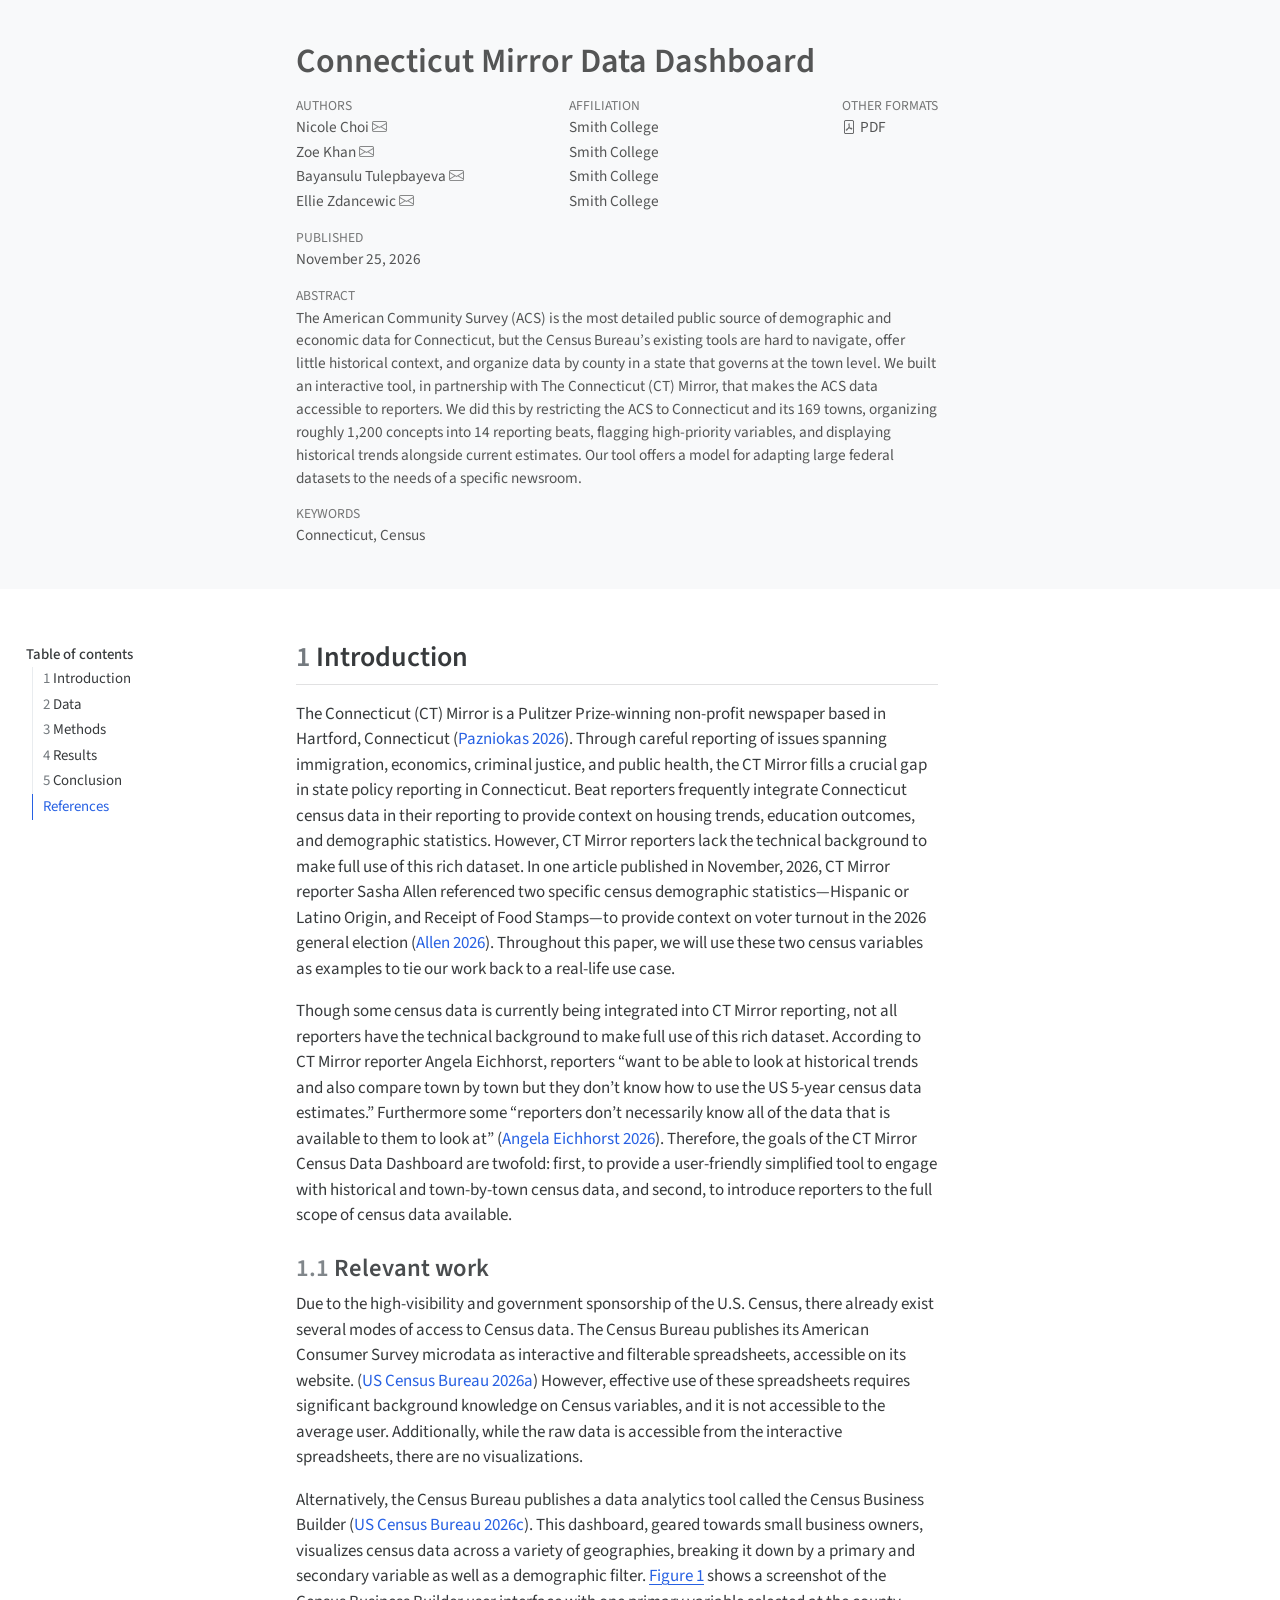
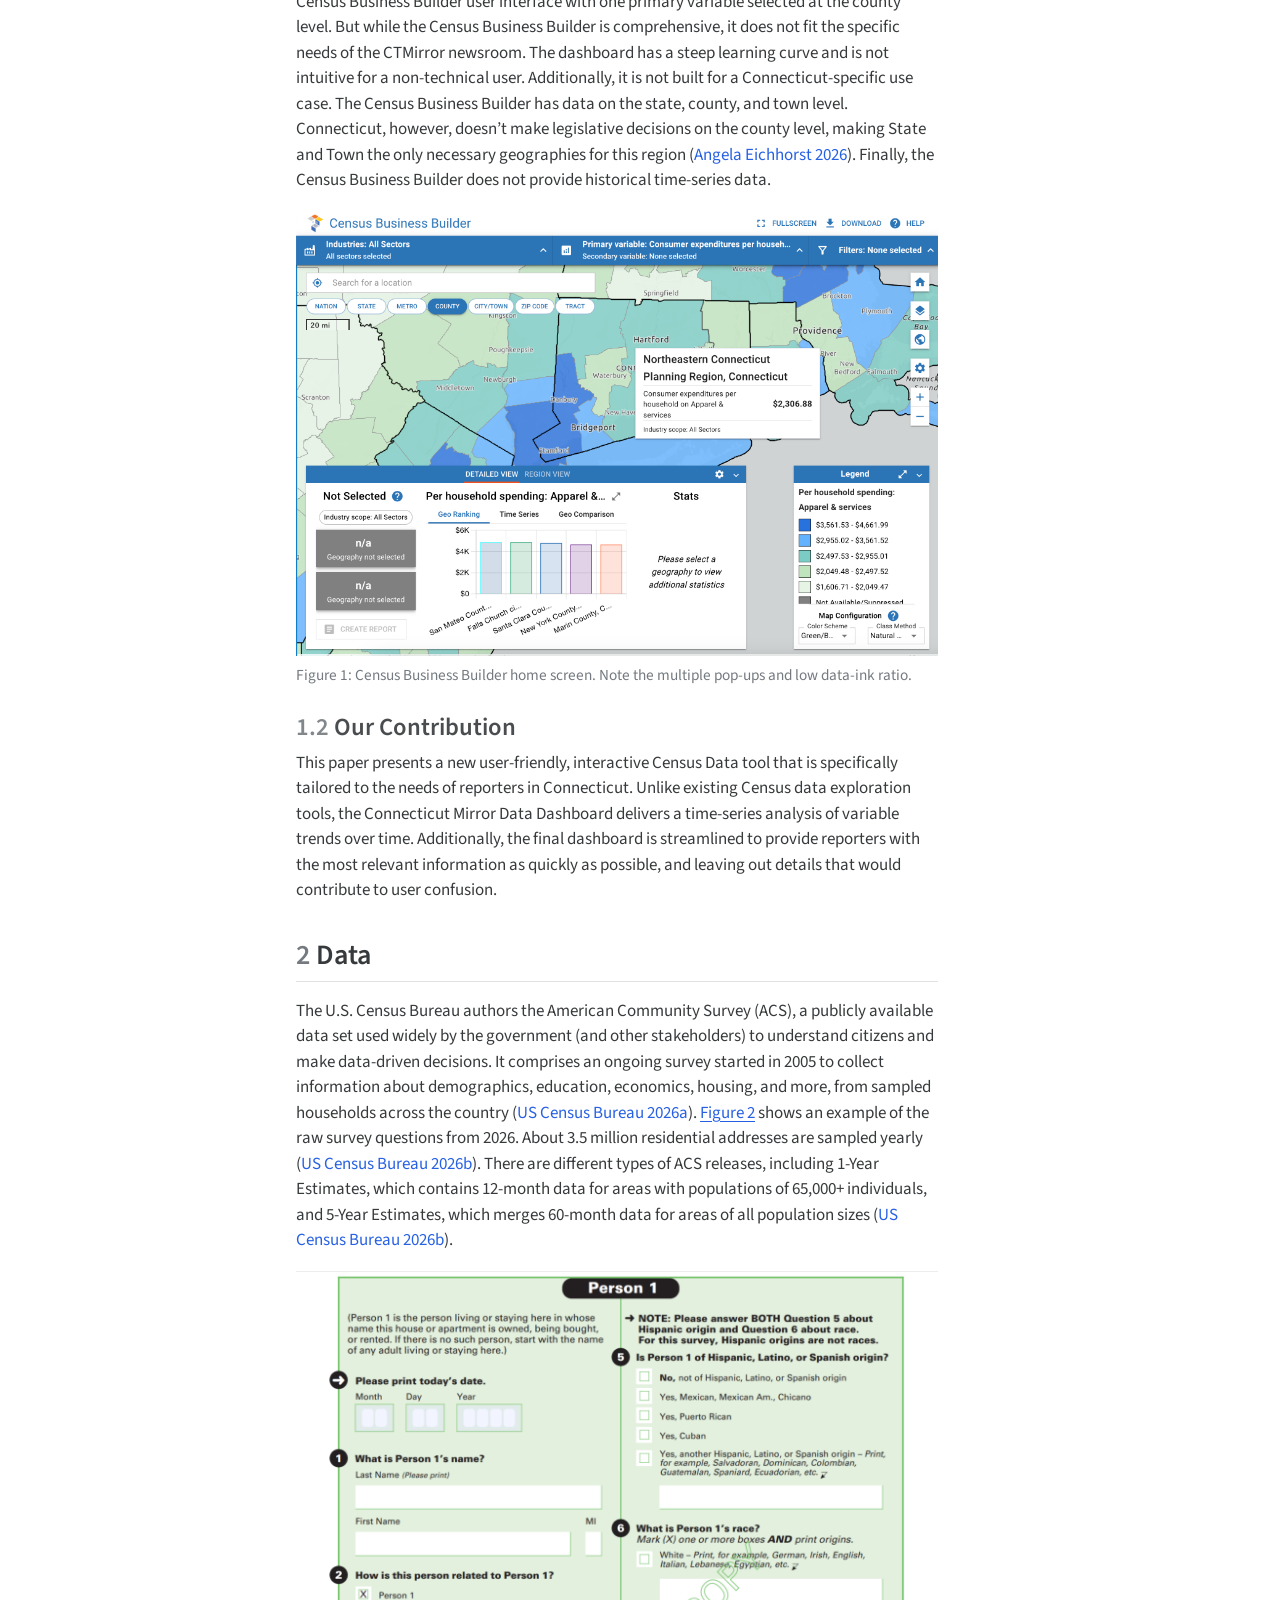
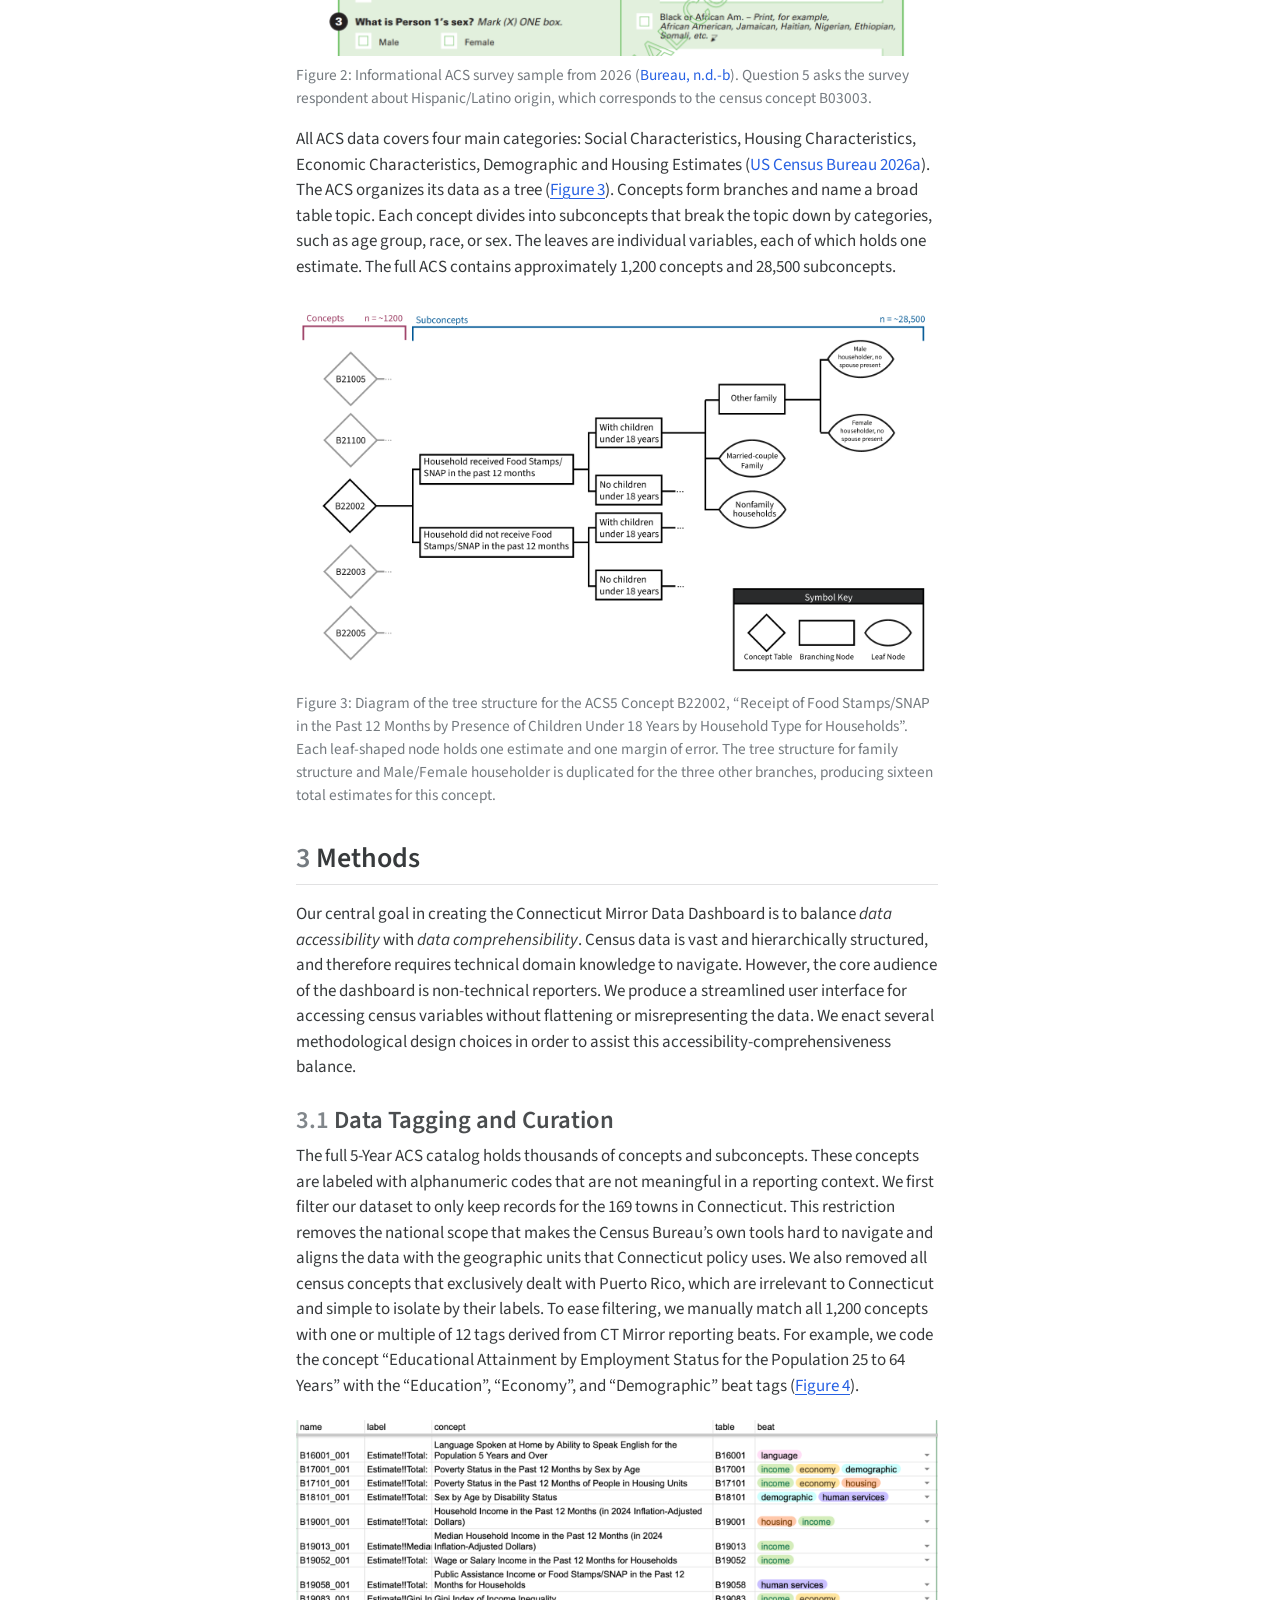
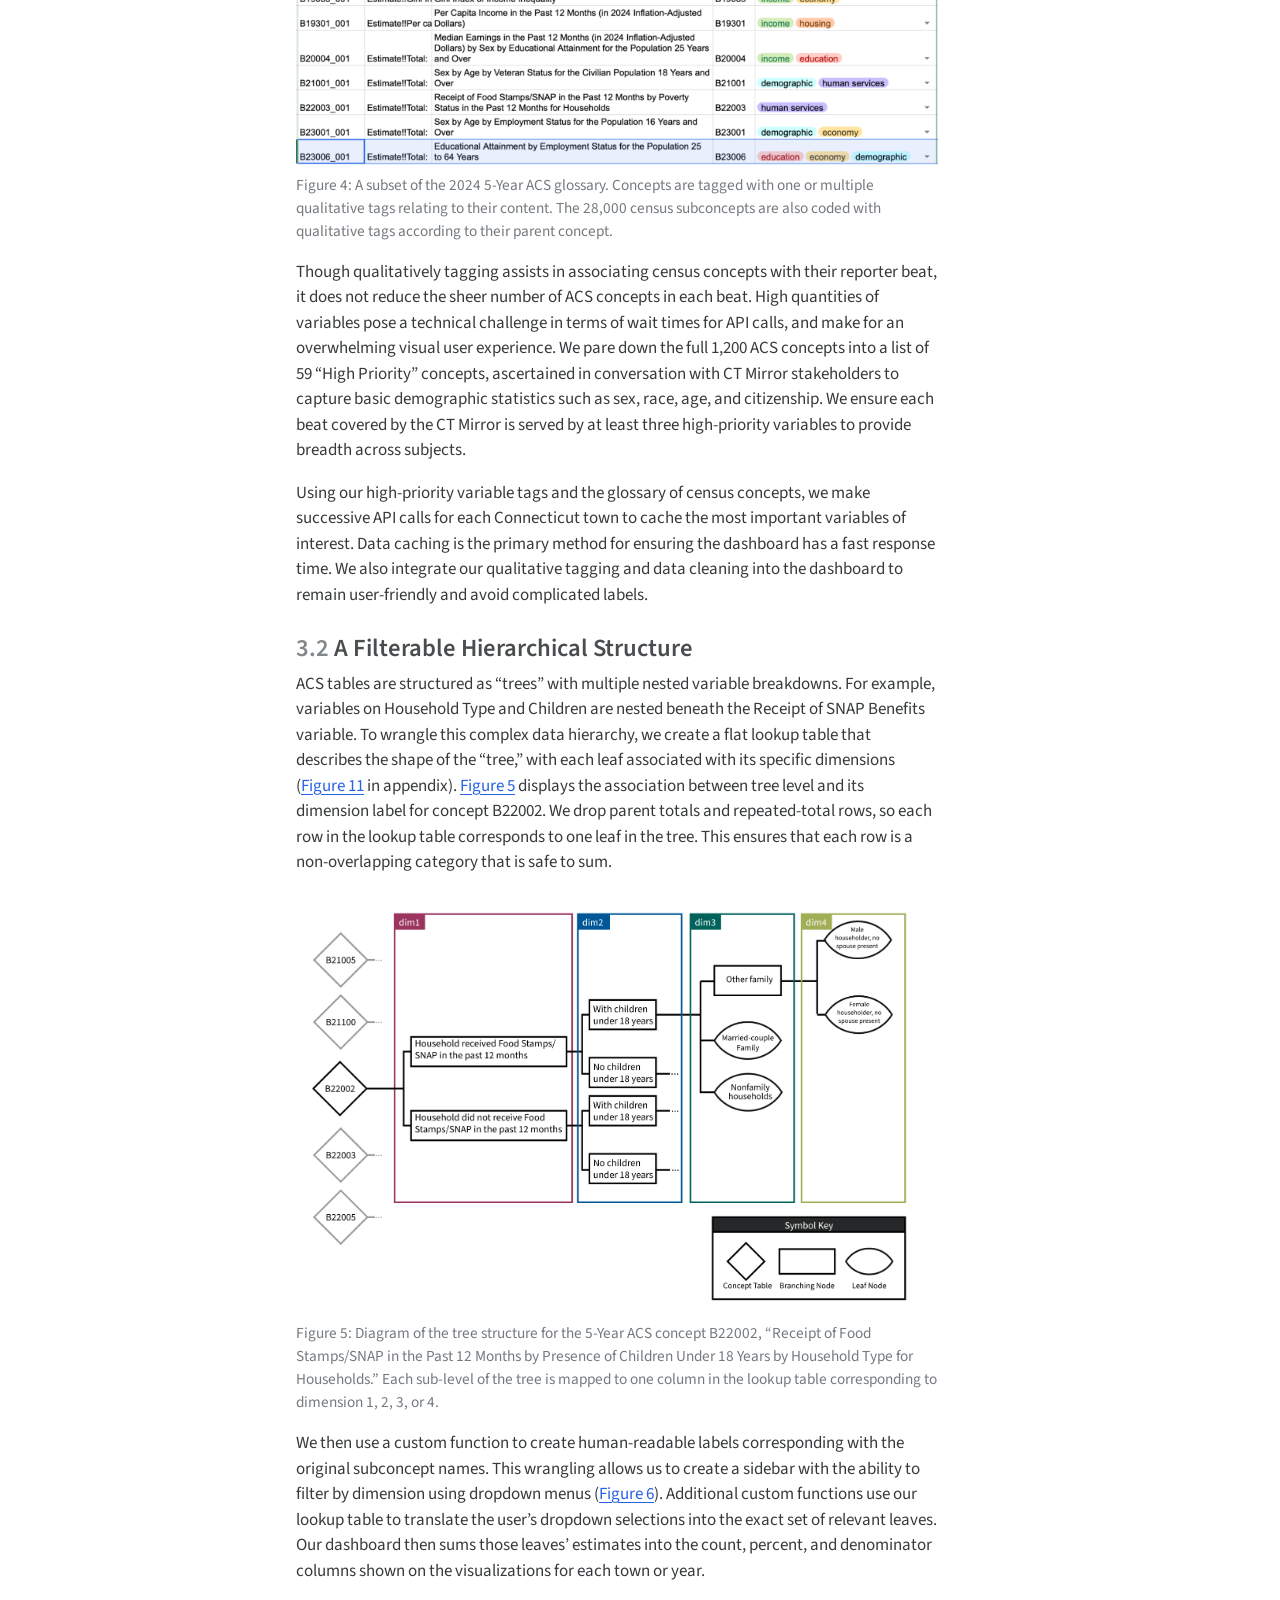
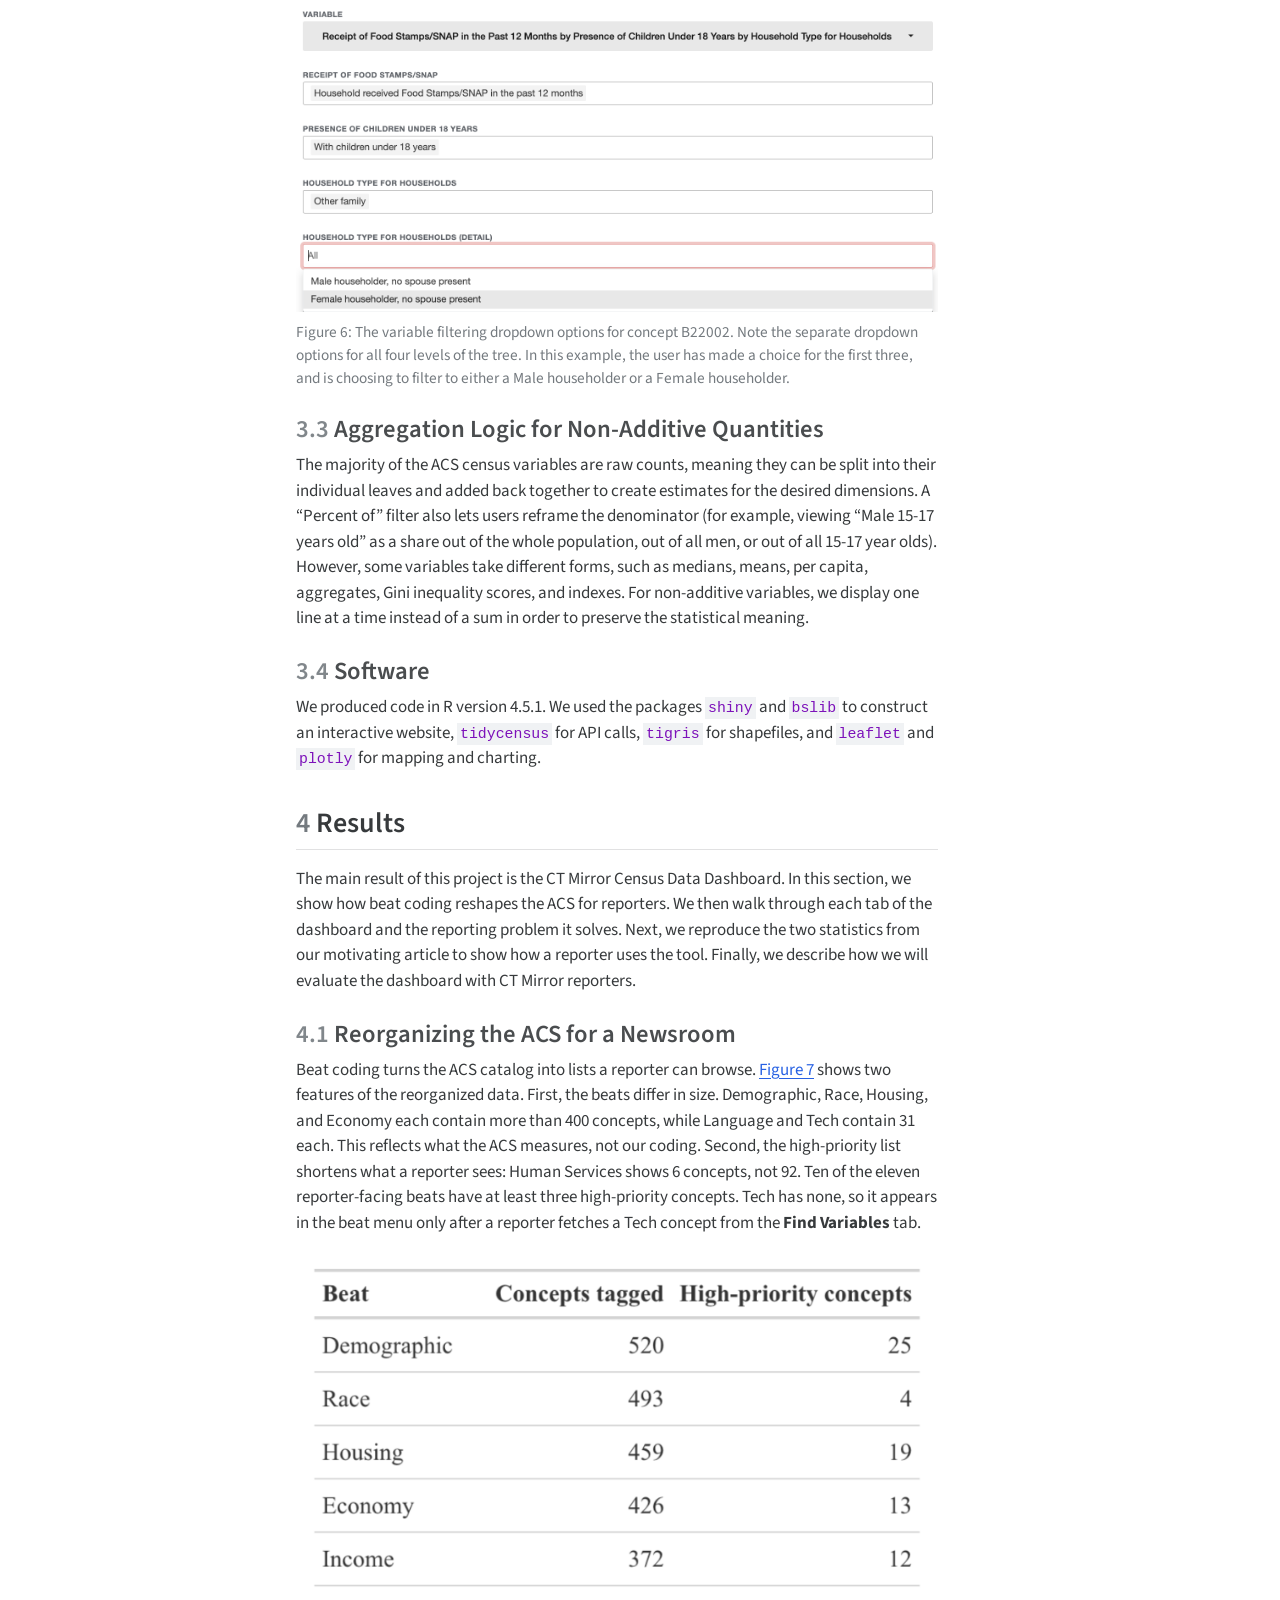
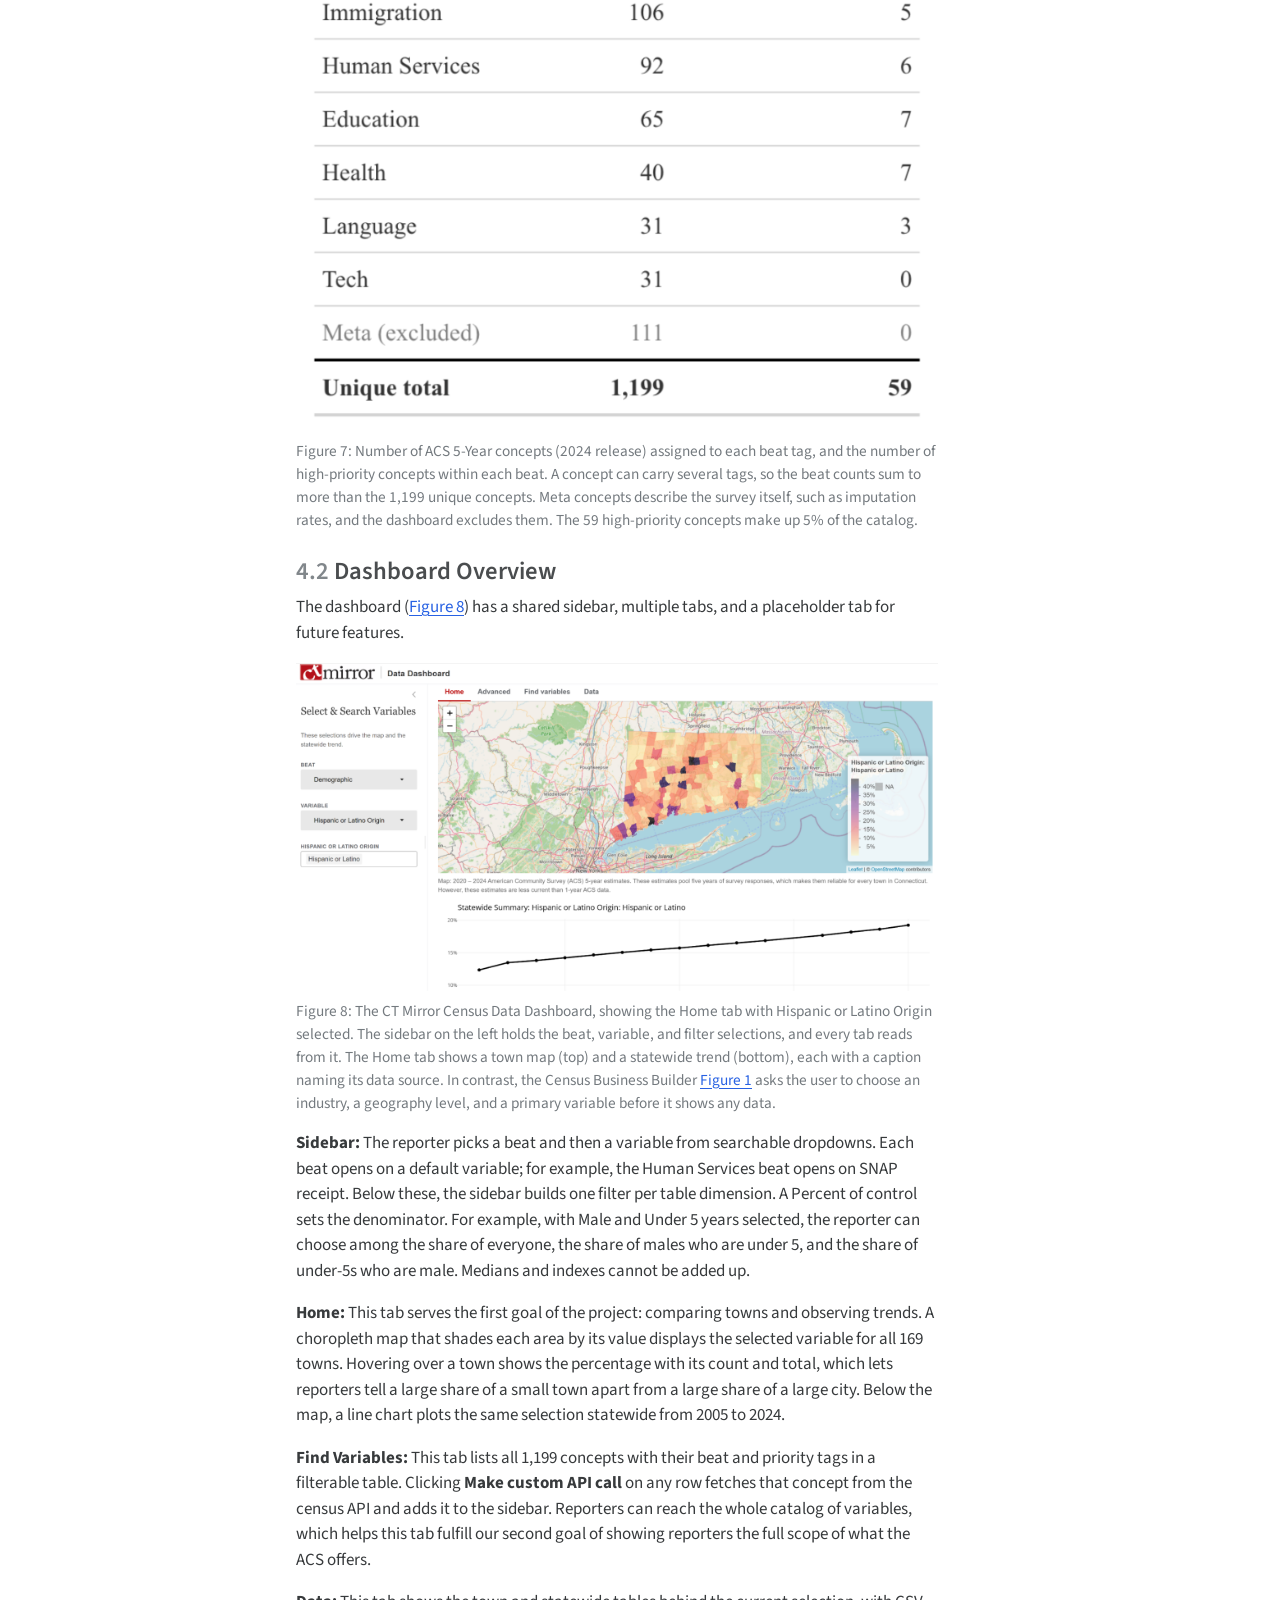
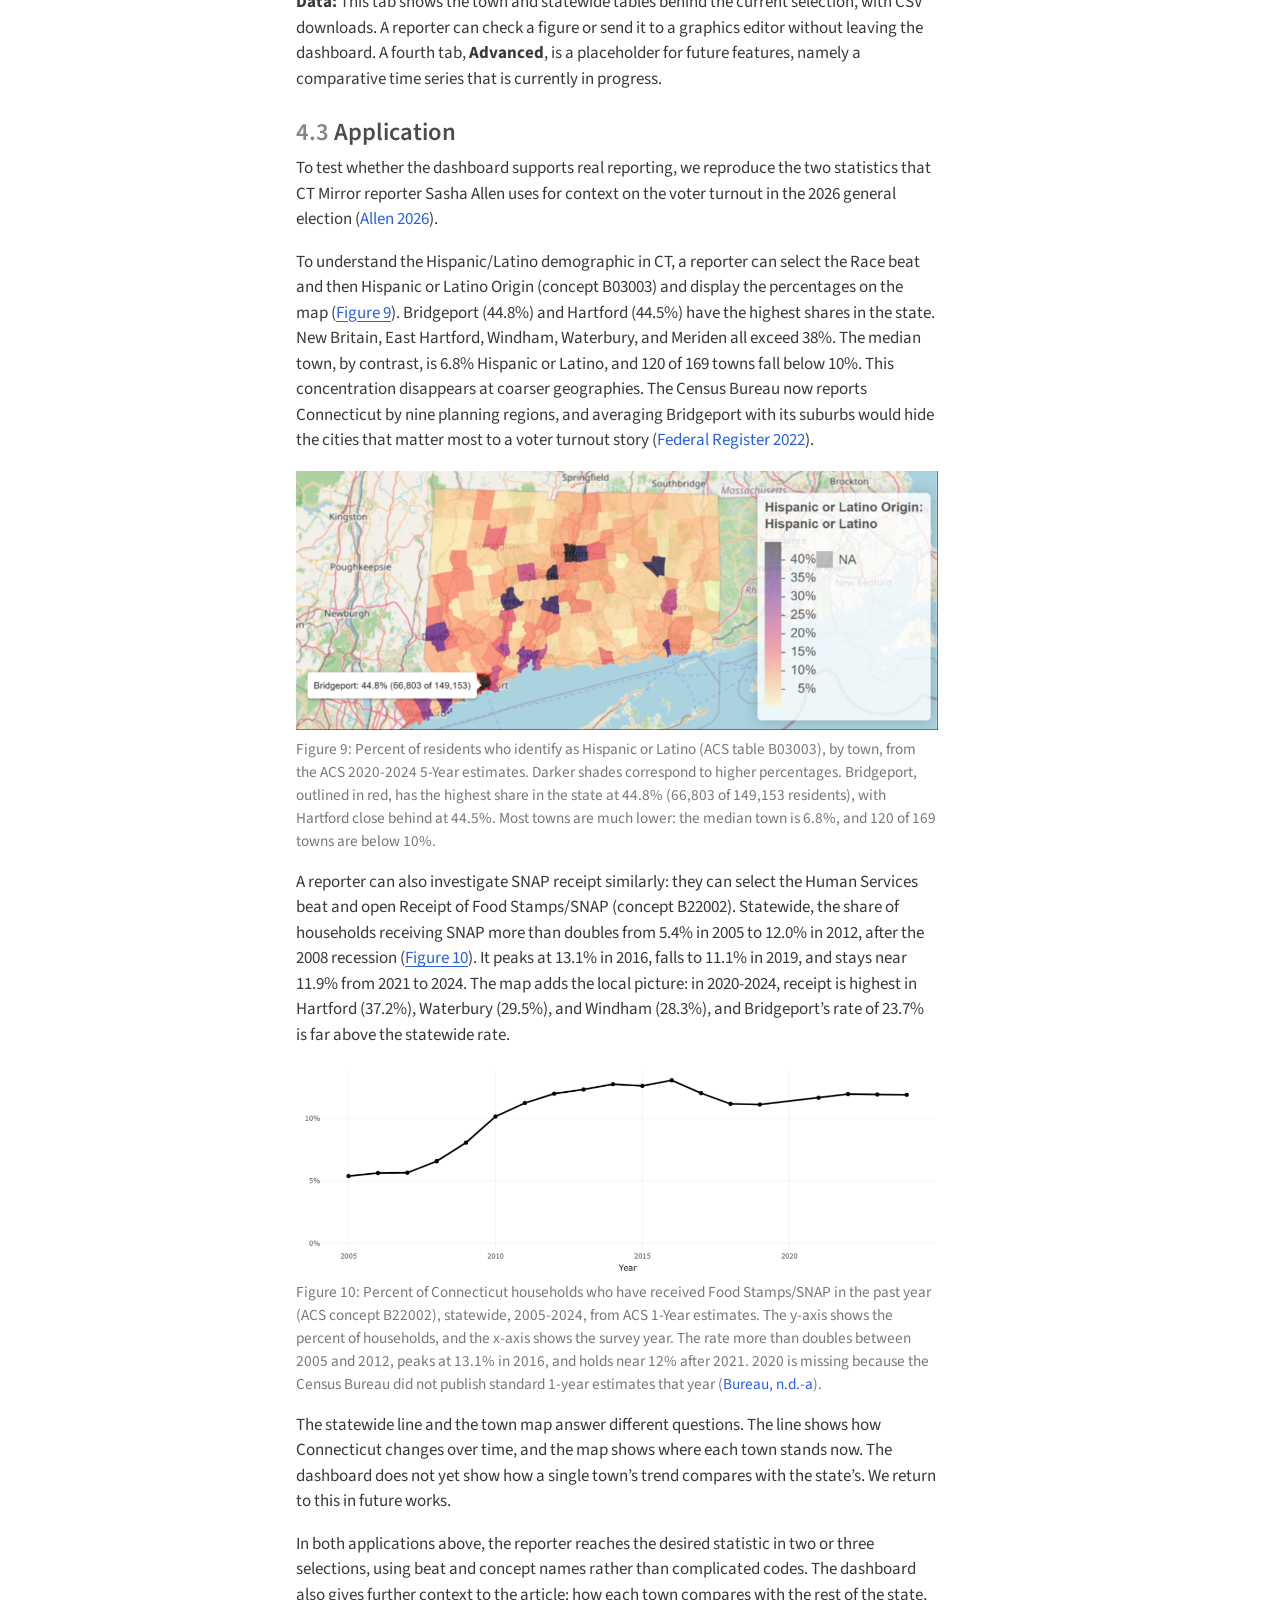
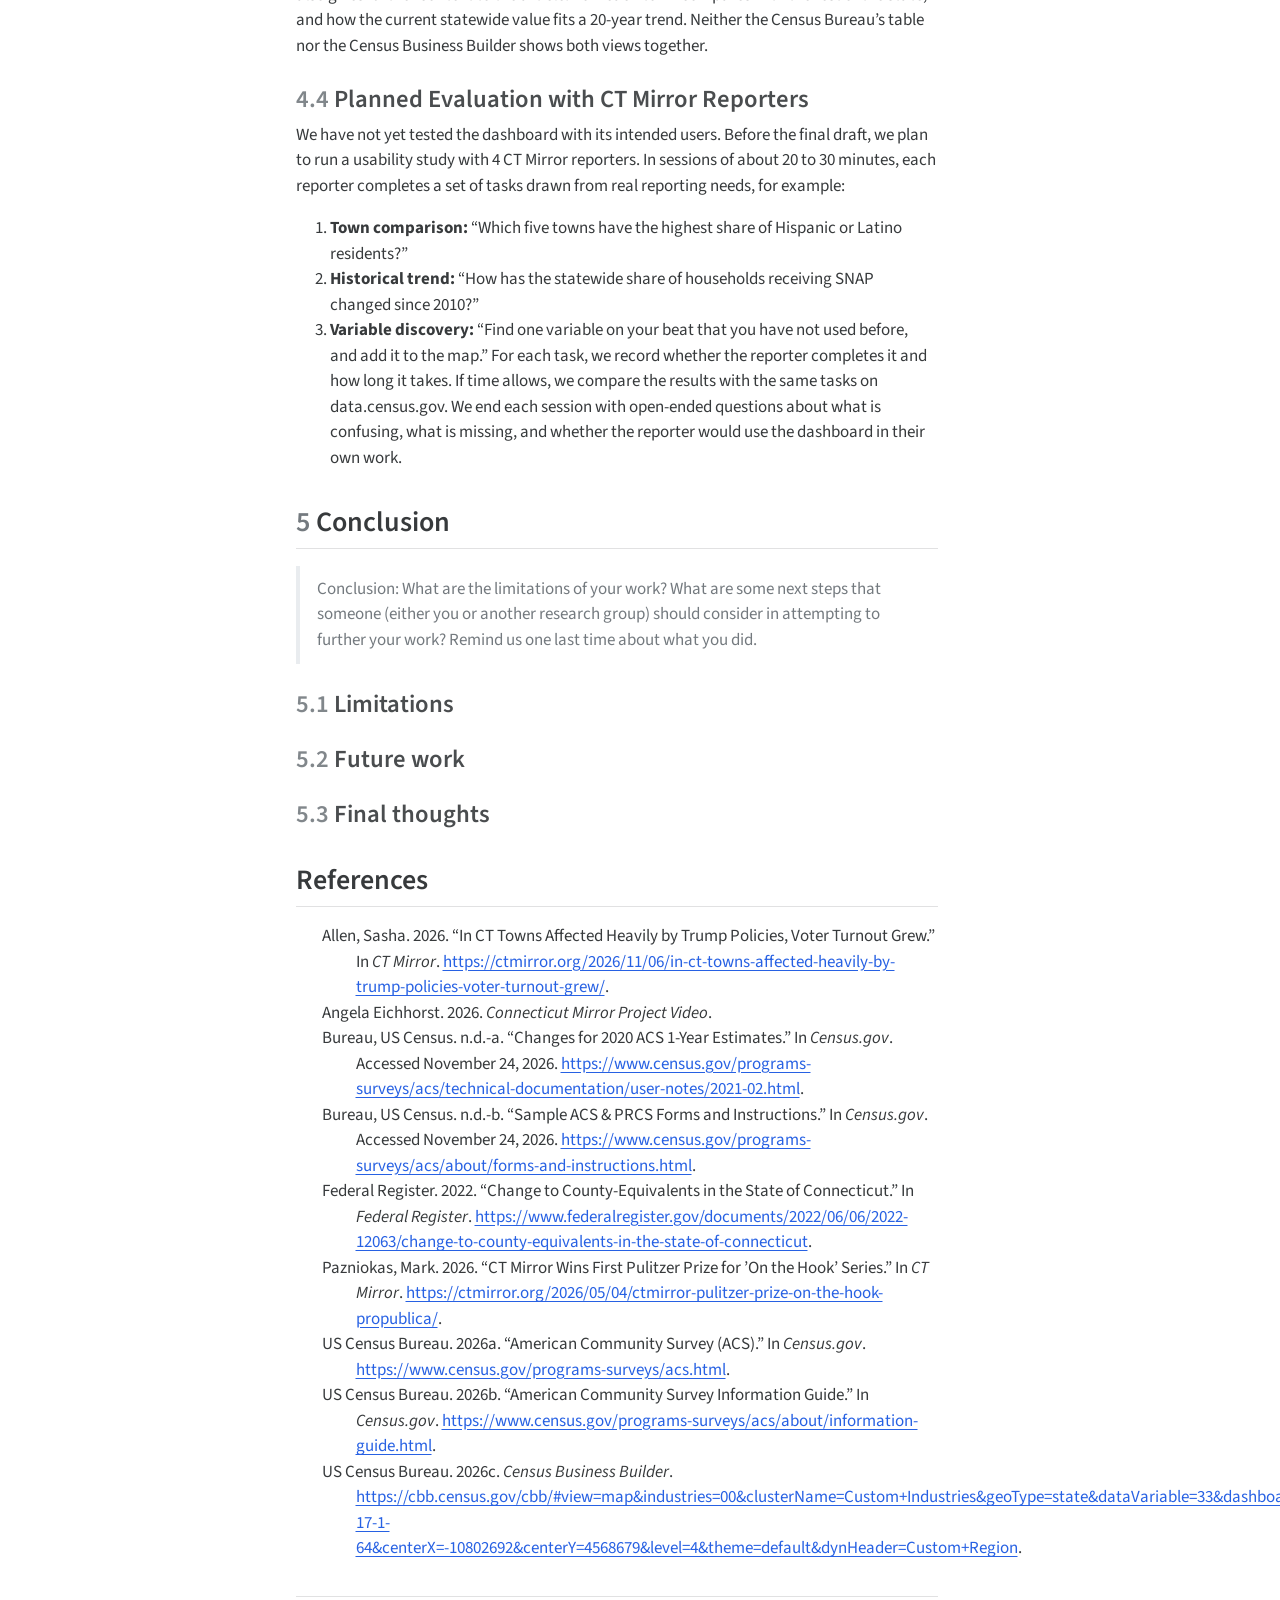
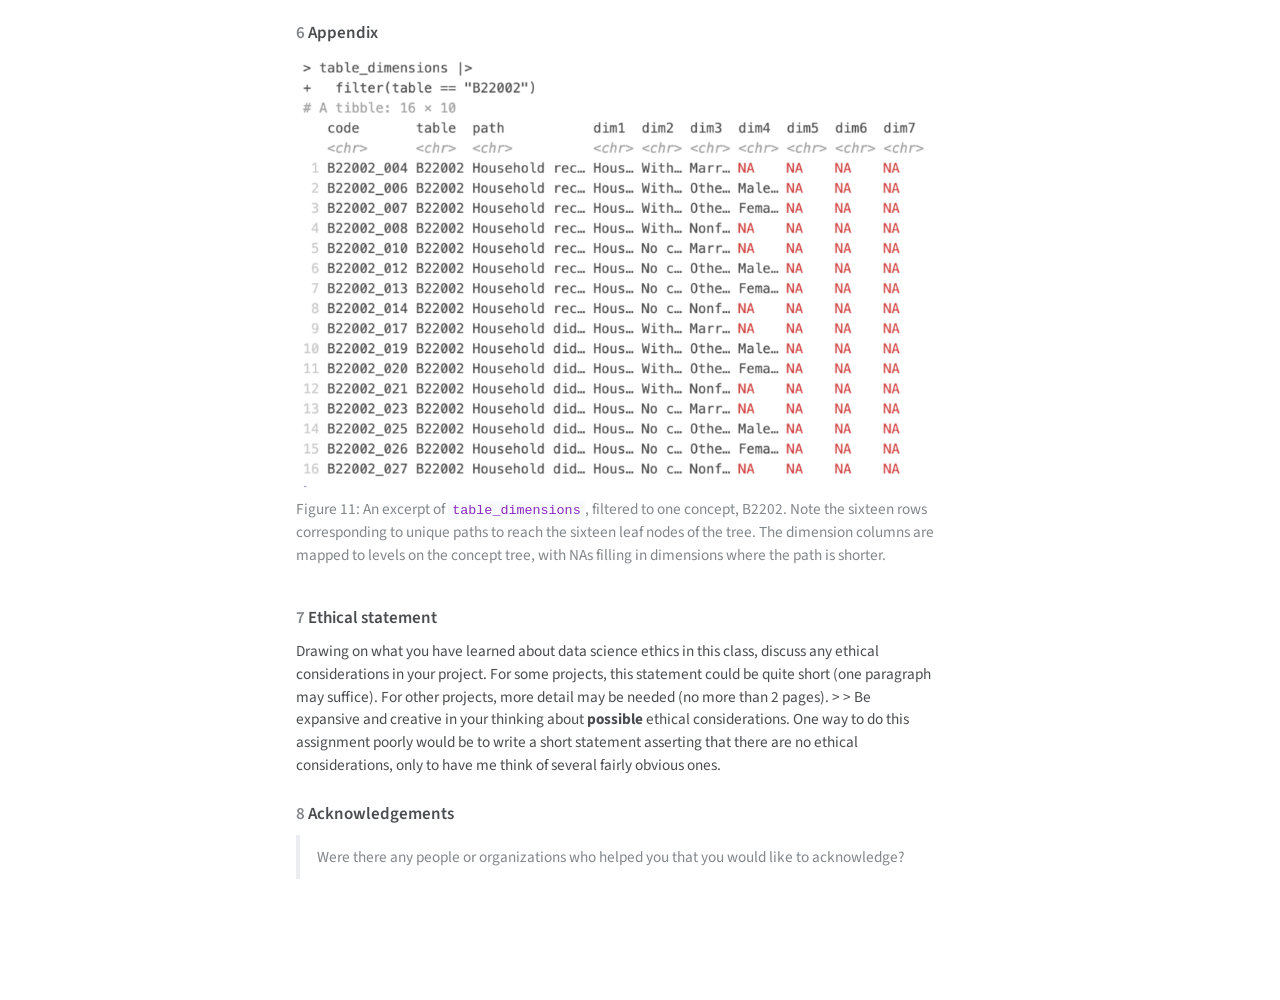
<file: index.html>
<!DOCTYPE html>
<html xmlns="http://www.w3.org/1999/xhtml" lang="en" xml:lang="en"><head>

<meta charset="utf-8">
<meta name="generator" content="quarto-1.12.3">

<meta name="viewport" content="width=device-width, initial-scale=1.0, user-scalable=yes">

<meta name="author" content="Nicole Choi">
<meta name="author" content="Zoe Khan">
<meta name="author" content="Bayansulu Tulepbayeva">
<meta name="author" content="Ellie Zdancewic">
<meta name="dcterms.date" content="2026-11-25">
<meta name="keywords" content="Connecticut, Census">

<title>Connecticut Mirror Data Dashboard</title>
<style>
/* Default styles provided by pandoc.
** See https://pandoc.org/MANUAL.html#variables-for-html for config info.
*/
span.smallcaps{font-variant: small-caps;}
div.columns{display: flex; gap: 1.5em;}
div.column{flex: auto;}
@media screen {
div.columns{gap: min(4vw, 1.5em);}
div.column{overflow-x: auto;}
}
div.hanging-indent{margin-left: 1.5em; text-indent: -1.5em;}
ul.task-list{list-style: none;}
ul.task-list li input[type="checkbox"] {
  width: 0.8em;
  margin: 0 0.8em 0.2em -1em; /* quarto-specific, see https://github.com/quarto-dev/quarto-cli/issues/4556 */ 
  vertical-align: middle;
}
/* CSS for citations */
div.csl-bib-body { }
div.csl-entry {
  clear: both;
}
.hanging-indent div.csl-entry {
  margin-left:2em;
  text-indent:-2em;
}
div.csl-left-margin {
  min-width:2em;
  float:left;
}
div.csl-right-inline {
  margin-left:2em;
  padding-left:1em;
}
div.csl-indent {
  margin-left: 2em;
}@media print {
  html {
    color-scheme: light only;
  }
  html, body, pre, code {
    background-color: transparent;
  }
  body, a, a:visited, blockquote {
    color: black;
  }
  pre, code {
    padding: 0;
  }
  p, h2, h3 {
    orphans: 3;
    widows: 3;
  }
  h2, h3, h4 {
    page-break-after: avoid;
  }
}</style>


<script src="site_libs/clipboard/clipboard.min.js"></script>
<script src="site_libs/quarto-html/quarto.js" type="module"></script>
<script src="site_libs/quarto-html/tabsets/tabsets.js" type="module"></script>
<script src="site_libs/quarto-html/scrollable-regions/scrollable-regions.js" type="module"></script>
<script src="site_libs/quarto-html/popper.min.js"></script>
<script src="site_libs/quarto-html/tippy.umd.min.js"></script>
<script src="site_libs/quarto-html/anchor.min.js"></script>
<link href="site_libs/quarto-html/tippy.css" rel="stylesheet">
<link href="site_libs/quarto-html/quarto-syntax-highlighting-c65da67e2ccd7271deb104e05bb4b4d6.css" rel="stylesheet" id="quarto-text-highlighting-styles">
<script src="site_libs/bootstrap/bootstrap.min.js"></script>
<link href="site_libs/bootstrap/bootstrap-icons.css" rel="stylesheet">
<link href="site_libs/bootstrap/bootstrap-38be6b59c803d94b7b9aaf2f15102b78.min.css" rel="stylesheet" append-hash="true" id="quarto-bootstrap" data-mode="light">
<script src="site_libs/quarto-contrib/glightbox/glightbox.min.js"></script>
<link href="site_libs/quarto-contrib/glightbox/glightbox.min.css" rel="stylesheet">
<link href="site_libs/quarto-contrib/glightbox/lightbox.css" rel="stylesheet">
<script async="" src="https://hypothes.is/embed.js"></script>
<script>
  window.document.addEventListener("DOMContentLoaded", function (_event) {
    document.body.classList.add('hypothesis-enabled');
  });
</script>


<meta name="citation_title" content="Connecticut Mirror Data Dashboard">
<meta name="citation_abstract" content="The American Community Survey (ACS) is the most detailed public source of demographic and economic data for Connecticut, but the Census Bureau’s existing tools are hard to navigate, offer little historical context, and organize data by county in a state that governs at the town level. We built an interactive tool, in partnership with The Connecticut (CT) Mirror, that makes the ACS data accessible to reporters. We did this by restricting the ACS to Connecticut and its 169 towns, organizing roughly 1,200 concepts into 14 reporting beats, flagging high-priority variables, and displaying historical trends alongside current estimates. Our tool offers a model for adapting large federal datasets to the needs of a specific newsroom.
">
<meta name="citation_keywords" content="Connecticut,Census">
<meta name="citation_author" content="Nicole Choi">
<meta name="citation_author" content="Zoe Khan">
<meta name="citation_author" content="Bayansulu Tulepbayeva">
<meta name="citation_author" content="Ellie Zdancewic">
<meta name="citation_publication_date" content="2026-11-25">
<meta name="citation_cover_date" content="2026-11-25">
<meta name="citation_year" content="2026">
<meta name="citation_online_date" content="2026-11-25">
<meta name="citation_language" content="en">
<meta name="citation_reference" content="citation_title=American Community Survey (ACS); citation_abstract=The American Community Survey is the premier source for information about America’s changing population, housing and workforce.; citation_author=US Census Bureau; citation_publication_date=2026; citation_cover_date=2026; citation_year=2026; citation_fulltext_html_url=https://www.census.gov/programs-surveys/acs.html; citation_journal_title=Census.gov;">
<meta name="citation_reference" content="citation_title=American Community Survey Information Guide; citation_abstract=You have questions. We have answers! &amp;mdash; in the ACS Information Guide &amp;mdash; a comprehensive guide to all things ACS.; citation_author=US Census Bureau; citation_publication_date=2026; citation_cover_date=2026; citation_year=2026; citation_fulltext_html_url=https://www.census.gov/programs-surveys/acs/about/information-guide.html; citation_journal_title=Census.gov;">
<meta name="citation_reference" content="citation_title=CT Mirror wins first Pulitzer Prize for ’On the Hook’ series; citation_abstract=The series, produced with ProPublica, focused on how CT laws had come to favor towing companies at the expense of low-income residents.; citation_author=Mark Pazniokas; citation_publication_date=2026-05; citation_cover_date=2026-05; citation_year=2026; citation_fulltext_html_url=https://ctmirror.org/2026/05/04/ctmirror-pulitzer-prize-on-the-hook-propublica/; citation_journal_title=CT Mirror;">
<meta name="citation_reference" content="citation_title=Connecticut Mirror Project Video; citation_author=Angela Eichhorst; citation_publication_date=2026; citation_cover_date=2026; citation_year=2026;">
<meta name="citation_reference" content="citation_title=Census Business Builder; citation_author=US Census Bureau; citation_publication_date=2026; citation_cover_date=2026; citation_year=2026; citation_fulltext_html_url=https://cbb.census.gov/cbb/#view=map&amp;industries=00&amp;clusterName=Custom+Industries&amp;geoType=state&amp;dataVariable=33&amp;dashboardVars=15-17-1-64&amp;centerX=-10802692&amp;centerY=4568679&amp;level=4&amp;theme=default&amp;dynHeader=Custom+Region;">
<meta name="citation_reference" content="citation_title=In CT towns affected heavily by Trump policies, voter turnout grew; citation_abstract=Danbury, Bridgeport and New London all saw turnout increase by more than 10 percentage points compared to the 2022 midterm elections.; citation_author=Sasha Allen; citation_publication_date=2026-11; citation_cover_date=2026-11; citation_year=2026; citation_fulltext_html_url=https://ctmirror.org/2026/11/06/in-ct-towns-affected-heavily-by-trump-policies-voter-turnout-grew/; citation_journal_title=CT Mirror;">
<meta name="citation_reference" content="citation_title=Sample ACS &amp; PRCS Forms and Instructions; citation_abstract=Browse sample American Community Survey questionnaires in English and Spanish with instruction guides - 1996 through present.; citation_author=US Census Bureau; citation_fulltext_html_url=https://www.census.gov/programs-surveys/acs/about/forms-and-instructions.html; citation_journal_title=Census.gov;">
<meta name="citation_reference" content="citation_title=Change to County-Equivalents in the State of Connecticut; citation_abstract=This notice provides information about the State of Connecticut’s (hereafter Connecticut or the State) formal request to the Census Bureau to adopt the State’s nine planning regions as county- equivalent geographic units for purposes of collecting, tabulating, and disseminating...; citation_author=Federal Register; citation_publication_date=2022-06; citation_cover_date=2022-06; citation_year=2022; citation_fulltext_html_url=https://www.federalregister.gov/documents/2022/06/06/2022-12063/change-to-county-equivalents-in-the-state-of-connecticut; citation_journal_title=Federal Register;">
<meta name="citation_reference" content="citation_title=Changes for 2020 ACS 1-Year Estimates; citation_author=US Census Bureau; citation_fulltext_html_url=https://www.census.gov/programs-surveys/acs/technical-documentation/user-notes/2021-02.html; citation_journal_title=Census.gov;">
</head>

<body class="quarto-light"><a id="quarto-skip-link" class="visually-hidden-focusable" href="#quarto-document-content">Skip to main content</a>

<header id="title-block-header" class="quarto-title-block default toc-left page-columns page-full">
  <div class="quarto-title-banner page-columns page-full">
    <div class="quarto-title column-body">
      <h1 class="title">Connecticut Mirror Data Dashboard</h1>
          </div>

    
    <div class="quarto-title-meta-container">
      <div class="quarto-title-meta-column-start">
            <div class="quarto-title-meta-author">
          <div class="quarto-title-meta-heading">Authors</div>
          <div class="quarto-title-meta-heading">Affiliation</div>
          
                <div class="quarto-title-meta-contents">
            <p class="author">Nicole Choi <a href="mailto:nchoi@smith.edu" class="quarto-title-author-email"><i class="bi bi-envelope"></i></a> </p>
          </div>
                <div class="quarto-title-meta-contents">
                    <p class="affiliation">
                        Smith College
                      </p>
                  </div>
                      <div class="quarto-title-meta-contents">
            <p class="author">Zoe Khan <a href="mailto:zkhan@smith.edu" class="quarto-title-author-email"><i class="bi bi-envelope"></i></a> </p>
          </div>
                <div class="quarto-title-meta-contents">
                    <p class="affiliation">
                        Smith College
                      </p>
                  </div>
                      <div class="quarto-title-meta-contents">
            <p class="author">Bayansulu Tulepbayeva <a href="mailto:btulepbayeva@smith.edu" class="quarto-title-author-email"><i class="bi bi-envelope"></i></a> </p>
          </div>
                <div class="quarto-title-meta-contents">
                    <p class="affiliation">
                        Smith College
                      </p>
                  </div>
                      <div class="quarto-title-meta-contents">
            <p class="author">Ellie Zdancewic <a href="mailto:ezdancewic@smith.edu" class="quarto-title-author-email"><i class="bi bi-envelope"></i></a> </p>
          </div>
                <div class="quarto-title-meta-contents">
                    <p class="affiliation">
                        Smith College
                      </p>
                  </div>
                    </div>
        
        <div class="quarto-title-meta">

                      
                <div>
            <div class="quarto-title-meta-heading">Published</div>
            <div class="quarto-title-meta-contents">
              <p class="date">November 25, 2026</p>
            </div>
          </div>
          
                
              </div>
      </div>
      <div class="quarto-title-meta-column-end quarto-other-formats-target">
      <div class="quarto-alternate-formats"><div class="quarto-title-meta-heading">Other Formats</div><div class="quarto-title-meta-contents"><p><a href="index.pdf"><i class="bi bi-file-pdf"></i>PDF</a></p></div></div></div>
    </div>

    <div>
      <div class="abstract">
        <div class="block-title">Abstract</div>
        <p>The American Community Survey (ACS) is the most detailed public source of demographic and economic data for Connecticut, but the Census Bureau’s existing tools are hard to navigate, offer little historical context, and organize data by county in a state that governs at the town level. We built an interactive tool, in partnership with The Connecticut (CT) Mirror, that makes the ACS data accessible to reporters. We did this by restricting the ACS to Connecticut and its 169 towns, organizing roughly 1,200 concepts into 14 reporting beats, flagging high-priority variables, and displaying historical trends alongside current estimates. Our tool offers a model for adapting large federal datasets to the needs of a specific newsroom.</p>
      </div>
    </div>

    <div>
      <div class="keywords">
        <div class="block-title">Keywords</div>
        <p>Connecticut, Census</p>
      </div>
    </div>

    <div class="quarto-other-links-text-target">
    </div>  </div>
</header><div id="quarto-content" class="page-columns page-rows-contents page-layout-article toc-left">
<div id="quarto-sidebar-toc-left" class="sidebar toc-left">
  <nav id="TOC" role="doc-toc" aria-labelledby="toc-title" class="toc-active">
    <h2 id="toc-title">Table of contents</h2>
   
  <ul>
  <li><a href="#introduction" id="toc-introduction" class="nav-link active" data-scroll-target="#introduction"><span class="header-section-number">1</span> Introduction</a>
  <ul class="collapse">
  <li><a href="#relevant-work" id="toc-relevant-work" class="nav-link" data-scroll-target="#relevant-work"><span class="header-section-number">1.1</span> Relevant work</a></li>
  <li><a href="#our-contribution" id="toc-our-contribution" class="nav-link" data-scroll-target="#our-contribution"><span class="header-section-number">1.2</span> Our Contribution</a></li>
  </ul></li>
  <li><a href="#sec-data" id="toc-sec-data" class="nav-link" data-scroll-target="#sec-data"><span class="header-section-number">2</span> Data</a></li>
  <li><a href="#sec-methods" id="toc-sec-methods" class="nav-link" data-scroll-target="#sec-methods"><span class="header-section-number">3</span> Methods</a>
  <ul class="collapse">
  <li><a href="#data-tagging-and-curation" id="toc-data-tagging-and-curation" class="nav-link" data-scroll-target="#data-tagging-and-curation"><span class="header-section-number">3.1</span> Data Tagging and Curation</a></li>
  <li><a href="#a-filterable-hierarchical-structure" id="toc-a-filterable-hierarchical-structure" class="nav-link" data-scroll-target="#a-filterable-hierarchical-structure"><span class="header-section-number">3.2</span> A Filterable Hierarchical Structure</a></li>
  <li><a href="#aggregation-logic-for-non-additive-quantities" id="toc-aggregation-logic-for-non-additive-quantities" class="nav-link" data-scroll-target="#aggregation-logic-for-non-additive-quantities"><span class="header-section-number">3.3</span> Aggregation Logic for Non-Additive Quantities</a></li>
  <li><a href="#software" id="toc-software" class="nav-link" data-scroll-target="#software"><span class="header-section-number">3.4</span> Software</a></li>
  </ul></li>
  <li><a href="#sec-results" id="toc-sec-results" class="nav-link" data-scroll-target="#sec-results"><span class="header-section-number">4</span> Results</a>
  <ul class="collapse">
  <li><a href="#reorganizing-the-acs-for-a-newsroom" id="toc-reorganizing-the-acs-for-a-newsroom" class="nav-link" data-scroll-target="#reorganizing-the-acs-for-a-newsroom"><span class="header-section-number">4.1</span> Reorganizing the ACS for a Newsroom</a></li>
  <li><a href="#dashboard-overview" id="toc-dashboard-overview" class="nav-link" data-scroll-target="#dashboard-overview"><span class="header-section-number">4.2</span> Dashboard Overview</a></li>
  <li><a href="#application" id="toc-application" class="nav-link" data-scroll-target="#application"><span class="header-section-number">4.3</span> Application</a></li>
  <li><a href="#planned-evaluation-with-ct-mirror-reporters" id="toc-planned-evaluation-with-ct-mirror-reporters" class="nav-link" data-scroll-target="#planned-evaluation-with-ct-mirror-reporters"><span class="header-section-number">4.4</span> Planned Evaluation with CT Mirror Reporters</a></li>
  </ul></li>
  <li><a href="#conclusion" id="toc-conclusion" class="nav-link" data-scroll-target="#conclusion"><span class="header-section-number">5</span> Conclusion</a>
  <ul class="collapse">
  <li><a href="#limitations" id="toc-limitations" class="nav-link" data-scroll-target="#limitations"><span class="header-section-number">5.1</span> Limitations</a></li>
  <li><a href="#future-work" id="toc-future-work" class="nav-link" data-scroll-target="#future-work"><span class="header-section-number">5.2</span> Future work</a></li>
  <li><a href="#final-thoughts" id="toc-final-thoughts" class="nav-link" data-scroll-target="#final-thoughts"><span class="header-section-number">5.3</span> Final thoughts</a></li>
  </ul></li>
  
  
  
  <li><a href="#references" id="toc-references" class="nav-link" data-scroll-target="#references">References</a></li>
  </ul>
</nav>
</div>
<div id="quarto-margin-sidebar" class="sidebar margin-sidebar zindex-bottom">
</div>
<main class="content quarto-banner-title-block" id="quarto-document-content" tabindex="-1">



  


<section id="introduction" class="level2" data-number="1">
<h2 data-number="1" class="anchored" data-anchor-id="introduction"><span class="header-section-number">1</span> Introduction</h2>
<p>The Connecticut (CT) Mirror is a Pulitzer Prize-winning non-profit newspaper based in Hartford, Connecticut <span class="citation" data-cites="pazniokas_ct_2026">(<a href="#ref-pazniokas_ct_2026" role="doc-biblioref">Pazniokas 2026</a>)</span>. Through careful reporting of issues spanning immigration, economics, criminal justice, and public health, the CT Mirror fills a crucial gap in state policy reporting in Connecticut. Beat reporters frequently integrate Connecticut census data in their reporting to provide context on housing trends, education outcomes, and demographic statistics. However, CT Mirror reporters lack the technical background to make full use of this rich dataset. In one article published in November, 2026, CT Mirror reporter Sasha Allen referenced two specific census demographic statistics—Hispanic or Latino Origin, and Receipt of Food Stamps—to provide context on voter turnout in the 2026 general election <span class="citation" data-cites="allen_ct_2026">(<a href="#ref-allen_ct_2026" role="doc-biblioref">Allen 2026</a>)</span>. Throughout this paper, we will use these two census variables as examples to tie our work back to a real-life use case.</p>
<p>Though some census data is currently being integrated into CT Mirror reporting, not all reporters have the technical background to make full use of this rich dataset. According to CT Mirror reporter Angela Eichhorst, reporters “want to be able to look at historical trends and also compare town by town but they don’t know how to use the US 5-year census data estimates.” Furthermore some “reporters don’t necessarily know all of the data that is available to them to look at” <span class="citation" data-cites="angela_eichhorst_connecticut_2026">(<a href="#ref-angela_eichhorst_connecticut_2026" role="doc-biblioref">Angela Eichhorst 2026</a>)</span>. Therefore, the goals of the CT Mirror Census Data Dashboard are twofold: first, to provide a user-friendly simplified tool to engage with historical and town-by-town census data, and second, to introduce reporters to the full scope of census data available.</p>
<section id="relevant-work" class="level3" data-number="1.1">
<h3 data-number="1.1" class="anchored" data-anchor-id="relevant-work"><span class="header-section-number">1.1</span> Relevant work</h3>
<p>Due to the high-visibility and government sponsorship of the U.S. Census, there already exist several modes of access to Census data. The Census Bureau publishes its American Consumer Survey microdata as interactive and filterable spreadsheets, accessible on its website. <span class="citation" data-cites="us_census_bureau_american_2026">(<a href="#ref-us_census_bureau_american_2026" role="doc-biblioref">US Census Bureau 2026a</a>)</span> However, effective use of these spreadsheets requires significant background knowledge on Census variables, and it is not accessible to the average user. Additionally, while the raw data is accessible from the interactive spreadsheets, there are no visualizations.</p>
<p>Alternatively, the Census Bureau publishes a data analytics tool called the Census Business Builder <span class="citation" data-cites="us_census_bureau_census_2026">(<a href="#ref-us_census_bureau_census_2026" role="doc-biblioref">US Census Bureau 2026c</a>)</span>. This dashboard, geared towards small business owners, visualizes census data across a variety of geographies, breaking it down by a primary and secondary variable as well as a demographic filter. <a href="#fig-cbb" class="quarto-xref">Figure&nbsp;1</a> shows a screenshot of the Census Business Builder user interface with one primary variable selected at the county level. But while the Census Business Builder is comprehensive, it does not fit the specific needs of the CTMirror newsroom. The dashboard has a steep learning curve and is not intuitive for a non-technical user. Additionally, it is not built for a Connecticut-specific use case. The Census Business Builder has data on the state, county, and town level. Connecticut, however, doesn’t make legislative decisions on the county level, making State and Town the only necessary geographies for this region <span class="citation" data-cites="angela_eichhorst_connecticut_2026">(<a href="#ref-angela_eichhorst_connecticut_2026" role="doc-biblioref">Angela Eichhorst 2026</a>)</span>. Finally, the Census Business Builder does not provide historical time-series data.</p>
<div id="fig-cbb" class="quarto-float quarto-figure quarto-figure-center anchored">
<figure class="quarto-float quarto-float-fig figure">
<div aria-describedby="fig-cbb-caption-0ceaefa1-69ba-4598-a22c-09a6ac19f8ca">
<a href="images/cbb_image.png" class="lightbox" data-gallery="quarto-lightbox-gallery-1" title="Figure&nbsp;1: Census Business Builder home screen. Note the multiple pop-ups and low data-ink ratio."><img src="images/cbb_image.png" class="img-fluid figure-img"></a>
</div>
<figcaption class="quarto-float-caption-bottom quarto-float-caption quarto-float-fig" id="fig-cbb-caption-0ceaefa1-69ba-4598-a22c-09a6ac19f8ca">
Figure&nbsp;1: Census Business Builder home screen. Note the multiple pop-ups and low data-ink ratio.
</figcaption>
</figure>
</div>
</section>
<section id="our-contribution" class="level3" data-number="1.2">
<h3 data-number="1.2" class="anchored" data-anchor-id="our-contribution"><span class="header-section-number">1.2</span> Our Contribution</h3>
<p>This paper presents a new user-friendly, interactive Census Data tool that is specifically tailored to the needs of reporters in Connecticut. Unlike existing Census data exploration tools, the Connecticut Mirror Data Dashboard delivers a time-series analysis of variable trends over time. Additionally, the final dashboard is streamlined to provide reporters with the most relevant information as quickly as possible, and leaving out details that would contribute to user confusion.</p>
</section>
</section>
<section id="sec-data" class="level2" data-number="2">
<h2 data-number="2" class="anchored" data-anchor-id="sec-data"><span class="header-section-number">2</span> Data</h2>
<p>The U.S. Census Bureau authors the American Community Survey (ACS), a publicly available data set used widely by the government (and other stakeholders) to understand citizens and make data-driven decisions. It comprises an ongoing survey started in 2005 to collect information about demographics, education, economics, housing, and more, from sampled households across the country <span class="citation" data-cites="us_census_bureau_american_2026">(<a href="#ref-us_census_bureau_american_2026" role="doc-biblioref">US Census Bureau 2026a</a>)</span>. <a href="#fig-survey" class="quarto-xref">Figure&nbsp;2</a> shows an example of the raw survey questions from 2026. About 3.5 million residential addresses are sampled yearly <span class="citation" data-cites="us_census_bureau_american_2026-1">(<a href="#ref-us_census_bureau_american_2026-1" role="doc-biblioref">US Census Bureau 2026b</a>)</span>. There are different types of ACS releases, including 1-Year Estimates, which contains 12-month data for areas with populations of 65,000+ individuals, and 5-Year Estimates, which merges 60-month data for areas of all population sizes <span class="citation" data-cites="us_census_bureau_american_2026-1">(<a href="#ref-us_census_bureau_american_2026-1" role="doc-biblioref">US Census Bureau 2026b</a>)</span>.</p>
<div id="fig-survey" class="quarto-float quarto-figure quarto-figure-center anchored">
<figure class="quarto-float quarto-float-fig figure">
<div aria-describedby="fig-survey-caption-0ceaefa1-69ba-4598-a22c-09a6ac19f8ca">
<a href="images/survey-image.png" class="lightbox" data-gallery="quarto-lightbox-gallery-2" title="Figure&nbsp;2: Informational ACS survey sample from 2026 [@bureau_sample_nodate]. Question 5 asks the survey respondent about Hispanic/Latino origin, which corresponds to the census concept B03003."><img src="images/survey-image.png" class="img-fluid figure-img"></a>
</div>
<figcaption class="quarto-float-caption-bottom quarto-float-caption quarto-float-fig" id="fig-survey-caption-0ceaefa1-69ba-4598-a22c-09a6ac19f8ca">
Figure&nbsp;2: Informational ACS survey sample from 2026 <span class="citation" data-cites="bureau_sample_nodate">(<a href="#ref-bureau_sample_nodate" role="doc-biblioref">Bureau, n.d.-b</a>)</span>. Question 5 asks the survey respondent about Hispanic/Latino origin, which corresponds to the census concept B03003.
</figcaption>
</figure>
</div>
<p>All ACS data covers four main categories: Social Characteristics, Housing Characteristics, Economic Characteristics, Demographic and Housing Estimates <span class="citation" data-cites="us_census_bureau_american_2026">(<a href="#ref-us_census_bureau_american_2026" role="doc-biblioref">US Census Bureau 2026a</a>)</span>. The ACS organizes its data as a tree (<a href="#fig-treediagram" class="quarto-xref">Figure&nbsp;3</a>). Concepts form branches and name a broad table topic. Each concept divides into subconcepts that break the topic down by categories, such as age group, race, or sex. The leaves are individual variables, each of which holds one estimate. The full ACS contains approximately 1,200 concepts and 28,500 subconcepts.</p>
<div id="fig-treediagram" class="quarto-float quarto-figure quarto-figure-center anchored">
<figure class="quarto-float quarto-float-fig figure">
<div aria-describedby="fig-treediagram-caption-0ceaefa1-69ba-4598-a22c-09a6ac19f8ca">
<a href="images/ctmirrortreediagram.png" class="lightbox" data-gallery="quarto-lightbox-gallery-3" title="Figure&nbsp;3: Diagram of the tree structure for the ACS5 Concept B22002, “Receipt of Food Stamps/SNAP in the Past 12 Months by Presence of Children Under 18 Years by Household Type for Households”. Each leaf-shaped node holds one estimate and one margin of error. The tree structure for family structure and Male/Female householder is duplicated for the three other branches, producing sixteen total estimates for this concept."><img src="images/ctmirrortreediagram.png" class="img-fluid figure-img"></a>
</div>
<figcaption class="quarto-float-caption-bottom quarto-float-caption quarto-float-fig" id="fig-treediagram-caption-0ceaefa1-69ba-4598-a22c-09a6ac19f8ca">
Figure&nbsp;3: Diagram of the tree structure for the ACS5 Concept B22002, “Receipt of Food Stamps/SNAP in the Past 12 Months by Presence of Children Under 18 Years by Household Type for Households”. Each leaf-shaped node holds one estimate and one margin of error. The tree structure for family structure and Male/Female householder is duplicated for the three other branches, producing sixteen total estimates for this concept.
</figcaption>
</figure>
</div>
</section>
<section id="sec-methods" class="level2" data-number="3">
<h2 data-number="3" class="anchored" data-anchor-id="sec-methods"><span class="header-section-number">3</span> Methods</h2>
<p>Our central goal in creating the Connecticut Mirror Data Dashboard is to balance <em>data accessibility</em> with <em>data comprehensibility</em>. Census data is vast and hierarchically structured, and therefore requires technical domain knowledge to navigate. However, the core audience of the dashboard is non-technical reporters. We produce a streamlined user interface for accessing census variables without flattening or misrepresenting the data. We enact several methodological design choices in order to assist this accessibility-comprehensiveness balance.</p>
<section id="data-tagging-and-curation" class="level3" data-number="3.1">
<h3 data-number="3.1" class="anchored" data-anchor-id="data-tagging-and-curation"><span class="header-section-number">3.1</span> Data Tagging and Curation</h3>
<p>The full 5-Year ACS catalog holds thousands of concepts and subconcepts. These concepts are labeled with alphanumeric codes that are not meaningful in a reporting context. We first filter our dataset to only keep records for the 169 towns in Connecticut. This restriction removes the national scope that makes the Census Bureau’s own tools hard to navigate and aligns the data with the geographic units that Connecticut policy uses. We also removed all census concepts that exclusively dealt with Puerto Rico, which are irrelevant to Connecticut and simple to isolate by their labels. To ease filtering, we manually match all 1,200 concepts with one or multiple of 12 tags derived from CT Mirror reporting beats. For example, we code the concept “Educational Attainment by Employment Status for the Population 25 to 64 Years” with the “Education”, “Economy”, and “Demographic” beat tags (<a href="#fig-qual-tag" class="quarto-xref">Figure&nbsp;4</a>).</p>
<div id="fig-qual-tag" class="quarto-float quarto-figure quarto-figure-center anchored">
<figure class="quarto-float quarto-float-fig figure">
<div aria-describedby="fig-qual-tag-caption-0ceaefa1-69ba-4598-a22c-09a6ac19f8ca">
<a href="images/qual-tag.png" class="lightbox" data-gallery="quarto-lightbox-gallery-4" title="Figure&nbsp;4: A subset of the 2024 5-Year ACS glossary. Concepts are tagged with one or multiple qualitative tags relating to their content. The 28,000 census subconcepts are also coded with qualitative tags according to their parent concept."><img src="images/qual-tag.png" class="img-fluid figure-img"></a>
</div>
<figcaption class="quarto-float-caption-bottom quarto-float-caption quarto-float-fig" id="fig-qual-tag-caption-0ceaefa1-69ba-4598-a22c-09a6ac19f8ca">
Figure&nbsp;4: A subset of the 2024 5-Year ACS glossary. Concepts are tagged with one or multiple qualitative tags relating to their content. The 28,000 census subconcepts are also coded with qualitative tags according to their parent concept.
</figcaption>
</figure>
</div>
<p>Though qualitatively tagging assists in associating census concepts with their reporter beat, it does not reduce the sheer number of ACS concepts in each beat. High quantities of variables pose a technical challenge in terms of wait times for API calls, and make for an overwhelming visual user experience. We pare down the full 1,200 ACS concepts into a list of 59 “High Priority” concepts, ascertained in conversation with CT Mirror stakeholders to capture basic demographic statistics such as sex, race, age, and citizenship. We ensure each beat covered by the CT Mirror is served by at least three high-priority variables to provide breadth across subjects.</p>
<p>Using our high-priority variable tags and the glossary of census concepts, we make successive API calls for each Connecticut town to cache the most important variables of interest. Data caching is the primary method for ensuring the dashboard has a fast response time. We also integrate our qualitative tagging and data cleaning into the dashboard to remain user-friendly and avoid complicated labels.</p>
</section>
<section id="a-filterable-hierarchical-structure" class="level3" data-number="3.2">
<h3 data-number="3.2" class="anchored" data-anchor-id="a-filterable-hierarchical-structure"><span class="header-section-number">3.2</span> A Filterable Hierarchical Structure</h3>
<p>ACS tables are structured as “trees” with multiple nested variable breakdowns. For example, variables on Household Type and Children are nested beneath the Receipt of SNAP Benefits variable. To wrangle this complex data hierarchy, we create a flat lookup table that describes the shape of the “tree,” with each leaf associated with its specific dimensions (<a href="#fig-table_dimensions" class="quarto-xref">Figure&nbsp;11</a> in appendix). <a href="#fig-treediagram-methods" class="quarto-xref">Figure&nbsp;5</a> displays the association between tree level and its dimension label for concept B22002. We drop parent totals and repeated-total rows, so each row in the lookup table corresponds to one leaf in the tree. This ensures that each row is a non-overlapping category that is safe to sum.</p>
<div id="fig-treediagram-methods" class="quarto-float quarto-figure quarto-figure-center anchored">
<figure class="quarto-float quarto-float-fig figure">
<div aria-describedby="fig-treediagram-methods-caption-0ceaefa1-69ba-4598-a22c-09a6ac19f8ca">
<a href="images/ctmirrortreediagram_methods.png" class="lightbox" data-gallery="quarto-lightbox-gallery-5" title="Figure&nbsp;5: Diagram of the tree structure for the 5-Year ACS concept B22002, “Receipt of Food Stamps/SNAP in the Past 12 Months by Presence of Children Under 18 Years by Household Type for Households.” Each sub-level of the tree is mapped to one column in the lookup table corresponding to dimension 1, 2, 3, or 4."><img src="images/ctmirrortreediagram_methods.png" class="img-fluid figure-img"></a>
</div>
<figcaption class="quarto-float-caption-bottom quarto-float-caption quarto-float-fig" id="fig-treediagram-methods-caption-0ceaefa1-69ba-4598-a22c-09a6ac19f8ca">
Figure&nbsp;5: Diagram of the tree structure for the 5-Year ACS concept B22002, “Receipt of Food Stamps/SNAP in the Past 12 Months by Presence of Children Under 18 Years by Household Type for Households.” Each sub-level of the tree is mapped to one column in the lookup table corresponding to dimension 1, 2, 3, or 4.
</figcaption>
</figure>
</div>
<p>We then use a custom function to create human-readable labels corresponding with the original subconcept names. This wrangling allows us to create a sidebar with the ability to filter by dimension using dropdown menus (<a href="#fig-snap-dropdown" class="quarto-xref">Figure&nbsp;6</a>). Additional custom functions use our lookup table to translate the user’s dropdown selections into the exact set of relevant leaves. Our dashboard then sums those leaves’ estimates into the count, percent, and denominator columns shown on the visualizations for each town or year.</p>
<div id="fig-snap-dropdown" class="quarto-float quarto-figure quarto-figure-center anchored">
<figure class="quarto-float quarto-float-fig figure">
<div aria-describedby="fig-snap-dropdown-caption-0ceaefa1-69ba-4598-a22c-09a6ac19f8ca">
<a href="images/SNAP_dropdown.png" class="lightbox" data-gallery="quarto-lightbox-gallery-6" title="Figure&nbsp;6: The variable filtering dropdown options for concept B22002. Note the separate dropdown options for all four levels of the tree. In this example, the user has made a choice for the first three, and is choosing to filter to either a Male householder or a Female householder."><img src="images/SNAP_dropdown.png" class="img-fluid figure-img"></a>
</div>
<figcaption class="quarto-float-caption-bottom quarto-float-caption quarto-float-fig" id="fig-snap-dropdown-caption-0ceaefa1-69ba-4598-a22c-09a6ac19f8ca">
Figure&nbsp;6: The variable filtering dropdown options for concept B22002. Note the separate dropdown options for all four levels of the tree. In this example, the user has made a choice for the first three, and is choosing to filter to either a Male householder or a Female householder.
</figcaption>
</figure>
</div>
</section>
<section id="aggregation-logic-for-non-additive-quantities" class="level3" data-number="3.3">
<h3 data-number="3.3" class="anchored" data-anchor-id="aggregation-logic-for-non-additive-quantities"><span class="header-section-number">3.3</span> Aggregation Logic for Non-Additive Quantities</h3>
<p>The majority of the ACS census variables are raw counts, meaning they can be split into their individual leaves and added back together to create estimates for the desired dimensions. A “Percent of” filter also lets users reframe the denominator (for example, viewing “Male 15-17 years old” as a share out of the whole population, out of all men, or out of all 15-17 year olds). However, some variables take different forms, such as medians, means, per capita, aggregates, Gini inequality scores, and indexes. For non-additive variables, we display one line at a time instead of a sum in order to preserve the statistical meaning.</p>
</section>
<section id="software" class="level3" data-number="3.4">
<h3 data-number="3.4" class="anchored" data-anchor-id="software"><span class="header-section-number">3.4</span> Software</h3>
<p>We produced code in R version 4.5.1. We used the packages <code>shiny</code> and <code>bslib</code> to construct an interactive website, <code>tidycensus</code> for API calls, <code>tigris</code> for shapefiles, and <code>leaflet</code> and <code>plotly</code> for mapping and charting.</p>
</section>
</section>
<section id="sec-results" class="level2" data-number="4">
<h2 data-number="4" class="anchored" data-anchor-id="sec-results"><span class="header-section-number">4</span> Results</h2>
<p>The main result of this project is the CT Mirror Census Data Dashboard. In this section, we show how beat coding reshapes the ACS for reporters. We then walk through each tab of the dashboard and the reporting problem it solves. Next, we reproduce the two statistics from our motivating article to show how a reporter uses the tool. Finally, we describe how we will evaluate the dashboard with CT Mirror reporters.</p>
<section id="reorganizing-the-acs-for-a-newsroom" class="level3" data-number="4.1">
<h3 data-number="4.1" class="anchored" data-anchor-id="reorganizing-the-acs-for-a-newsroom"><span class="header-section-number">4.1</span> Reorganizing the ACS for a Newsroom</h3>
<p>Beat coding turns the ACS catalog into lists a reporter can browse. <a href="#fig-concepts-table" class="quarto-xref">Figure&nbsp;7</a> shows two features of the reorganized data. First, the beats differ in size. Demographic, Race, Housing, and Economy each contain more than 400 concepts, while Language and Tech contain 31 each. This reflects what the ACS measures, not our coding. Second, the high-priority list shortens what a reporter sees: Human Services shows 6 concepts, not 92. Ten of the eleven reporter-facing beats have at least three high-priority concepts. Tech has none, so it appears in the beat menu only after a reporter fetches a Tech concept from the <strong>Find Variables</strong> tab.</p>
<div id="fig-concepts-table" class="quarto-float quarto-figure quarto-figure-center anchored">
<figure class="quarto-float quarto-float-fig figure">
<div aria-describedby="fig-concepts-table-caption-0ceaefa1-69ba-4598-a22c-09a6ac19f8ca">
<a href="images/concepts-table.png" class="lightbox" data-gallery="quarto-lightbox-gallery-7" title="Figure&nbsp;7: Number of ACS 5-Year concepts (2024 release) assigned to each beat tag, and the number of high-priority concepts within each beat. A concept can carry several tags, so the beat counts sum to more than the 1,199 unique concepts. Meta concepts describe the survey itself, such as imputation rates, and the dashboard excludes them. The 59 high-priority concepts make up 5% of the catalog."><img src="images/concepts-table.png" class="img-fluid figure-img"></a>
</div>
<figcaption class="quarto-float-caption-bottom quarto-float-caption quarto-float-fig" id="fig-concepts-table-caption-0ceaefa1-69ba-4598-a22c-09a6ac19f8ca">
Figure&nbsp;7: Number of ACS 5-Year concepts (2024 release) assigned to each beat tag, and the number of high-priority concepts within each beat. A concept can carry several tags, so the beat counts sum to more than the 1,199 unique concepts. Meta concepts describe the survey itself, such as imputation rates, and the dashboard excludes them. The 59 high-priority concepts make up 5% of the catalog.
</figcaption>
</figure>
</div>
</section>
<section id="dashboard-overview" class="level3" data-number="4.2">
<h3 data-number="4.2" class="anchored" data-anchor-id="dashboard-overview"><span class="header-section-number">4.2</span> Dashboard Overview</h3>
<p>The dashboard (<a href="#fig-dashboard-overview" class="quarto-xref">Figure&nbsp;8</a>) has a shared sidebar, multiple tabs, and a placeholder tab for future features.</p>
<div id="fig-dashboard-overview" class="quarto-float quarto-figure quarto-figure-center anchored">
<figure class="quarto-float quarto-float-fig figure">
<div aria-describedby="fig-dashboard-overview-caption-0ceaefa1-69ba-4598-a22c-09a6ac19f8ca">
<a href="images/dashboard-overview.png" class="lightbox" data-gallery="quarto-lightbox-gallery-8" title="Figure&nbsp;8: The CT Mirror Census Data Dashboard, showing the Home tab with Hispanic or Latino Origin selected. The sidebar on the left holds the beat, variable, and filter selections, and every tab reads from it. The Home tab shows a town map (top) and a statewide trend (bottom), each with a caption naming its data source. In contrast, the Census Business Builder Figure&nbsp;1 asks the user to choose an industry, a geography level, and a primary variable before it shows any data."><img src="images/dashboard-overview.png" class="img-fluid figure-img"></a>
</div>
<figcaption class="quarto-float-caption-bottom quarto-float-caption quarto-float-fig" id="fig-dashboard-overview-caption-0ceaefa1-69ba-4598-a22c-09a6ac19f8ca">
Figure&nbsp;8: The CT Mirror Census Data Dashboard, showing the Home tab with Hispanic or Latino Origin selected. The sidebar on the left holds the beat, variable, and filter selections, and every tab reads from it. The Home tab shows a town map (top) and a statewide trend (bottom), each with a caption naming its data source. In contrast, the Census Business Builder <a href="#fig-cbb" class="quarto-xref">Figure&nbsp;1</a> asks the user to choose an industry, a geography level, and a primary variable before it shows any data.
</figcaption>
</figure>
</div>
<p><strong>Sidebar:</strong> The reporter picks a beat and then a variable from searchable dropdowns. Each beat opens on a default variable; for example, the Human Services beat opens on SNAP receipt. Below these, the sidebar builds one filter per table dimension. A Percent of control sets the denominator. For example, with Male and Under 5 years selected, the reporter can choose among the share of everyone, the share of males who are under 5, and the share of under-5s who are male. Medians and indexes cannot be added up.</p>
<p><strong>Home:</strong> This tab serves the first goal of the project: comparing towns and observing trends. A choropleth map that shades each area by its value displays the selected variable for all 169 towns. Hovering over a town shows the percentage with its count and total, which lets reporters tell a large share of a small town apart from a large share of a large city. Below the map, a line chart plots the same selection statewide from 2005 to 2024.</p>
<p><strong>Find Variables:</strong> This tab lists all 1,199 concepts with their beat and priority tags in a filterable table. Clicking <strong>Make custom API call</strong> on any row fetches that concept from the census API and adds it to the sidebar. Reporters can reach the whole catalog of variables, which helps this tab fulfill our second goal of showing reporters the full scope of what the ACS offers.</p>
<p><strong>Data:</strong> This tab shows the town and statewide tables behind the current selection, with CSV downloads. A reporter can check a figure or send it to a graphics editor without leaving the dashboard. A fourth tab, <strong>Advanced</strong>, is a placeholder for future features, namely a comparative time series that is currently in progress.</p>
</section>
<section id="application" class="level3" data-number="4.3">
<h3 data-number="4.3" class="anchored" data-anchor-id="application"><span class="header-section-number">4.3</span> Application</h3>
<p>To test whether the dashboard supports real reporting, we reproduce the two statistics that CT Mirror reporter Sasha Allen uses for context on the voter turnout in the 2026 general election <span class="citation" data-cites="allen_ct_2026">(<a href="#ref-allen_ct_2026" role="doc-biblioref">Allen 2026</a>)</span>.</p>
<p>To understand the Hispanic/Latino demographic in CT, a reporter can select the Race beat and then Hispanic or Latino Origin (concept B03003) and display the percentages on the map (<a href="#fig-hispanic-map" class="quarto-xref">Figure&nbsp;9</a>). Bridgeport (44.8%) and Hartford (44.5%) have the highest shares in the state. New Britain, East Hartford, Windham, Waterbury, and Meriden all exceed 38%. The median town, by contrast, is 6.8% Hispanic or Latino, and 120 of 169 towns fall below 10%. This concentration disappears at coarser geographies. The Census Bureau now reports Connecticut by nine planning regions, and averaging Bridgeport with its suburbs would hide the cities that matter most to a voter turnout story <span class="citation" data-cites="federal_register_change_2022">(<a href="#ref-federal_register_change_2022" role="doc-biblioref">Federal Register 2022</a>)</span>.</p>
<div id="fig-hispanic-map" class="quarto-float quarto-figure quarto-figure-center anchored">
<figure class="quarto-float quarto-float-fig figure">
<div aria-describedby="fig-hispanic-map-caption-0ceaefa1-69ba-4598-a22c-09a6ac19f8ca">
<a href="images/hispanic-map.png" class="lightbox" data-gallery="quarto-lightbox-gallery-9" title="Figure&nbsp;9: Percent of residents who identify as Hispanic or Latino (ACS table B03003), by town, from the ACS 2020-2024 5-Year estimates. Darker shades correspond to higher percentages. Bridgeport, outlined in red, has the highest share in the state at 44.8% (66,803 of 149,153 residents), with Hartford close behind at 44.5%. Most towns are much lower: the median town is 6.8%, and 120 of 169 towns are below 10%."><img src="images/hispanic-map.png" class="img-fluid figure-img"></a>
</div>
<figcaption class="quarto-float-caption-bottom quarto-float-caption quarto-float-fig" id="fig-hispanic-map-caption-0ceaefa1-69ba-4598-a22c-09a6ac19f8ca">
Figure&nbsp;9: Percent of residents who identify as Hispanic or Latino (ACS table B03003), by town, from the ACS 2020-2024 5-Year estimates. Darker shades correspond to higher percentages. Bridgeport, outlined in red, has the highest share in the state at 44.8% (66,803 of 149,153 residents), with Hartford close behind at 44.5%. Most towns are much lower: the median town is 6.8%, and 120 of 169 towns are below 10%.
</figcaption>
</figure>
</div>
<p>A reporter can also investigate SNAP receipt similarly: they can select the Human Services beat and open Receipt of Food Stamps/SNAP (concept B22002). Statewide, the share of households receiving SNAP more than doubles from 5.4% in 2005 to 12.0% in 2012, after the 2008 recession (<a href="#fig-snap-ts" class="quarto-xref">Figure&nbsp;10</a>). It peaks at 13.1% in 2016, falls to 11.1% in 2019, and stays near 11.9% from 2021 to 2024. The map adds the local picture: in 2020-2024, receipt is highest in Hartford (37.2%), Waterbury (29.5%), and Windham (28.3%), and Bridgeport’s rate of 23.7% is far above the statewide rate.</p>
<div id="fig-snap-ts" class="quarto-float quarto-figure quarto-figure-center anchored">
<figure class="quarto-float quarto-float-fig figure">
<div aria-describedby="fig-snap-ts-caption-0ceaefa1-69ba-4598-a22c-09a6ac19f8ca">
<a href="images/snap-ts.png" class="lightbox" data-gallery="quarto-lightbox-gallery-10" title="Figure&nbsp;10: Percent of Connecticut households who have received Food Stamps/SNAP in the past year (ACS concept B22002), statewide, 2005-2024, from ACS 1-Year estimates. The y-axis shows the percent of households, and the x-axis shows the survey year. The rate more than doubles between 2005 and 2012, peaks at 13.1% in 2016, and holds near 12% after 2021. 2020 is missing because the Census Bureau did not publish standard 1-year estimates that year [@bureau_changes_nodate]."><img src="images/snap-ts.png" class="img-fluid figure-img"></a>
</div>
<figcaption class="quarto-float-caption-bottom quarto-float-caption quarto-float-fig" id="fig-snap-ts-caption-0ceaefa1-69ba-4598-a22c-09a6ac19f8ca">
Figure&nbsp;10: Percent of Connecticut households who have received Food Stamps/SNAP in the past year (ACS concept B22002), statewide, 2005-2024, from ACS 1-Year estimates. The y-axis shows the percent of households, and the x-axis shows the survey year. The rate more than doubles between 2005 and 2012, peaks at 13.1% in 2016, and holds near 12% after 2021. 2020 is missing because the Census Bureau did not publish standard 1-year estimates that year <span class="citation" data-cites="bureau_changes_nodate">(<a href="#ref-bureau_changes_nodate" role="doc-biblioref">Bureau, n.d.-a</a>)</span>.
</figcaption>
</figure>
</div>
<p>The statewide line and the town map answer different questions. The line shows how Connecticut changes over time, and the map shows where each town stands now. The dashboard does not yet show how a single town’s trend compares with the state’s. We return to this in future works.</p>
<p>In both applications above, the reporter reaches the desired statistic in two or three selections, using beat and concept names rather than complicated codes. The dashboard also gives further context to the article: how each town compares with the rest of the state, and how the current statewide value fits a 20-year trend. Neither the Census Bureau’s table nor the Census Business Builder shows both views together.</p>
</section>
<section id="planned-evaluation-with-ct-mirror-reporters" class="level3" data-number="4.4">
<h3 data-number="4.4" class="anchored" data-anchor-id="planned-evaluation-with-ct-mirror-reporters"><span class="header-section-number">4.4</span> Planned Evaluation with CT Mirror Reporters</h3>
<p>We have not yet tested the dashboard with its intended users. Before the final draft, we plan to run a usability study with 4 CT Mirror reporters. In sessions of about 20 to 30 minutes, each reporter completes a set of tasks drawn from real reporting needs, for example:</p>
<ol type="1">
<li><strong>Town comparison:</strong> “Which five towns have the highest share of Hispanic or Latino residents?”</li>
<li><strong>Historical trend:</strong> “How has the statewide share of households receiving SNAP changed since 2010?”</li>
<li><strong>Variable discovery:</strong> “Find one variable on your beat that you have not used before, and add it to the map.” For each task, we record whether the reporter completes it and how long it takes. If time allows, we compare the results with the same tasks on data.census.gov. We end each session with open-ended questions about what is confusing, what is missing, and whether the reporter would use the dashboard in their own work.</li>
</ol>
</section>
</section>
<section id="conclusion" class="level2" data-number="5">
<h2 data-number="5" class="anchored" data-anchor-id="conclusion"><span class="header-section-number">5</span> Conclusion</h2>
<blockquote class="blockquote">
<p>Conclusion: What are the limitations of your work? What are some next steps that someone (either you or another research group) should consider in attempting to further your work? Remind us one last time about what you did.</p>
</blockquote>
<section id="limitations" class="level3" data-number="5.1">
<h3 data-number="5.1" class="anchored" data-anchor-id="limitations"><span class="header-section-number">5.1</span> Limitations</h3>
</section>
<section id="future-work" class="level3" data-number="5.2">
<h3 data-number="5.2" class="anchored" data-anchor-id="future-work"><span class="header-section-number">5.2</span> Future work</h3>
</section>
<section id="final-thoughts" class="level3" data-number="5.3">
<h3 data-number="5.3" class="anchored" data-anchor-id="final-thoughts"><span class="header-section-number">5.3</span> Final thoughts</h3>
</section>
</section>



<section id="references" class="level2 unnumbered">
<h2 class="unnumbered anchored" data-anchor-id="references">References</h2>
<div id="refs" class="references csl-bib-body hanging-indent" role="list">
<div id="ref-allen_ct_2026" class="csl-entry" role="listitem">
Allen, Sasha. 2026. <span>“In <span>CT</span> Towns Affected Heavily by <span>Trump</span> Policies, Voter Turnout Grew.”</span> In <em>CT Mirror</em>. <a href="https://ctmirror.org/2026/11/06/in-ct-towns-affected-heavily-by-trump-policies-voter-turnout-grew/">https://ctmirror.org/2026/11/06/in-ct-towns-affected-heavily-by-trump-policies-voter-turnout-grew/</a>.
</div>
<div id="ref-angela_eichhorst_connecticut_2026" class="csl-entry" role="listitem">
Angela Eichhorst. 2026. <em>Connecticut <span>Mirror</span> <span>Project</span> <span>Video</span></em>.
</div>
<div id="ref-bureau_changes_nodate" class="csl-entry" role="listitem">
Bureau, US Census. n.d.-a. <span>“Changes for 2020 <span>ACS</span> 1-<span>Year</span> <span>Estimates</span>.”</span> In <em>Census.gov</em>. Accessed November 24, 2026. <a href="https://www.census.gov/programs-surveys/acs/technical-documentation/user-notes/2021-02.html">https://www.census.gov/programs-surveys/acs/technical-documentation/user-notes/2021-02.html</a>.
</div>
<div id="ref-bureau_sample_nodate" class="csl-entry" role="listitem">
Bureau, US Census. n.d.-b. <span>“Sample <span>ACS</span> &amp; <span>PRCS</span> <span>Forms</span> and <span>Instructions</span>.”</span> In <em>Census.gov</em>. Accessed November 24, 2026. <a href="https://www.census.gov/programs-surveys/acs/about/forms-and-instructions.html">https://www.census.gov/programs-surveys/acs/about/forms-and-instructions.html</a>.
</div>
<div id="ref-federal_register_change_2022" class="csl-entry" role="listitem">
Federal Register. 2022. <span>“Change to <span>County</span>-<span>Equivalents</span> in the <span>State</span> of <span>Connecticut</span>.”</span> In <em>Federal Register</em>. <a href="https://www.federalregister.gov/documents/2022/06/06/2022-12063/change-to-county-equivalents-in-the-state-of-connecticut">https://www.federalregister.gov/documents/2022/06/06/2022-12063/change-to-county-equivalents-in-the-state-of-connecticut</a>.
</div>
<div id="ref-pazniokas_ct_2026" class="csl-entry" role="listitem">
Pazniokas, Mark. 2026. <span>“<span>CT</span> <span>Mirror</span> Wins First <span>Pulitzer</span> <span>Prize</span> for ’<span>On</span> the <span>Hook</span>’ Series.”</span> In <em>CT Mirror</em>. <a href="https://ctmirror.org/2026/05/04/ctmirror-pulitzer-prize-on-the-hook-propublica/">https://ctmirror.org/2026/05/04/ctmirror-pulitzer-prize-on-the-hook-propublica/</a>.
</div>
<div id="ref-us_census_bureau_american_2026" class="csl-entry" role="listitem">
US Census Bureau. 2026a. <span>“American <span>Community</span> <span>Survey</span> (<span>ACS</span>).”</span> In <em>Census.gov</em>. <a href="https://www.census.gov/programs-surveys/acs.html">https://www.census.gov/programs-surveys/acs.html</a>.
</div>
<div id="ref-us_census_bureau_american_2026-1" class="csl-entry" role="listitem">
US Census Bureau. 2026b. <span>“American <span>Community</span> <span>Survey</span> <span>Information</span> <span>Guide</span>.”</span> In <em>Census.gov</em>. <a href="https://www.census.gov/programs-surveys/acs/about/information-guide.html">https://www.census.gov/programs-surveys/acs/about/information-guide.html</a>.
</div>
<div id="ref-us_census_bureau_census_2026" class="csl-entry" role="listitem">
US Census Bureau. 2026c. <em>Census <span>Business</span> <span>Builder</span></em>. <a href="https://cbb.census.gov/cbb/#view=map&amp;industries=00&amp;clusterName=Custom+Industries&amp;geoType=state&amp;dataVariable=33&amp;dashboardVars=15-17-1-64&amp;centerX=-10802692&amp;centerY=4568679&amp;level=4&amp;theme=default&amp;dynHeader=Custom+Region">https://cbb.census.gov/cbb/#view=map&amp;industries=00&amp;clusterName=Custom+Industries&amp;geoType=state&amp;dataVariable=33&amp;dashboardVars=15-17-1-64&amp;centerX=-10802692&amp;centerY=4568679&amp;level=4&amp;theme=default&amp;dynHeader=Custom+Region</a>.
</div>
</div>
</section>

<div id="quarto-appendix" class="default"><section id="appendix" class="level2 appendix" data-number="6"><h2 class="anchored quarto-appendix-heading"><span class="header-section-number">6</span> Appendix</h2><div class="quarto-appendix-contents">

<div id="fig-table_dimensions" class="quarto-float quarto-figure quarto-figure-center anchored">
<figure class="quarto-float quarto-float-fig figure">
<div aria-describedby="fig-table_dimensions-caption-0ceaefa1-69ba-4598-a22c-09a6ac19f8ca">
<a href="images/table_dimensions.png" class="lightbox" data-gallery="quarto-lightbox-gallery-11" title="Figure&nbsp;11: An excerpt of table_dimensions, filtered to one concept, B2202. Note the sixteen rows corresponding to unique paths to reach the sixteen leaf nodes of the tree. The dimension columns are mapped to levels on the concept tree, with NAs filling in dimensions where the path is shorter."><img src="images/table_dimensions.png" class="img-fluid figure-img"></a>
</div>
<figcaption class="quarto-float-caption-bottom quarto-float-caption quarto-float-fig" id="fig-table_dimensions-caption-0ceaefa1-69ba-4598-a22c-09a6ac19f8ca">
Figure&nbsp;11: An excerpt of <code>table_dimensions</code>, filtered to one concept, B2202. Note the sixteen rows corresponding to unique paths to reach the sixteen leaf nodes of the tree. The dimension columns are mapped to levels on the concept tree, with NAs filling in dimensions where the path is shorter.
</figcaption>
</figure>
</div>
</div></section><section id="ethical-statement" class="level2 appendix" data-number="7"><h2 class="anchored quarto-appendix-heading"><span class="header-section-number">7</span> Ethical statement</h2><div class="quarto-appendix-contents">

<p>Drawing on what you have learned about data science ethics in this class, discuss any ethical considerations in your project. For some projects, this statement could be quite short (one paragraph may suffice). For other projects, more detail may be needed (no more than 2 pages). &gt; &gt; Be expansive and creative in your thinking about <strong>possible</strong> ethical considerations. One way to do this assignment poorly would be to write a short statement asserting that there are no ethical considerations, only to have me think of several fairly obvious ones.</p>
</div></section><section id="acknowledgements" class="level2 appendix" data-number="8"><h2 class="anchored quarto-appendix-heading"><span class="header-section-number">8</span> Acknowledgements</h2><div class="quarto-appendix-contents">

<blockquote class="blockquote">
<p>Were there any people or organizations who helped you that you would like to acknowledge?</p>
</blockquote>
</div></section></div></main>
<!-- /main column -->
<script id="quarto-html-after-body" type="application/javascript">
  window.document.addEventListener("DOMContentLoaded", function (event) {
    const icon = "";
    const anchorJS = new window.AnchorJS();
    anchorJS.options = {
      placement: 'right',
      icon: icon
    };
    anchorJS.add('.anchored');
    const isCodeAnnotation = (el) => {
      for (const clz of el.classList) {
        if (clz.startsWith('code-annotation-')) {                     
          return true;
        }
      }
      return false;
    }
    const onCopySuccess = function(e) {
      // button target
      const button = e.trigger;
      // don't keep focus
      button.blur();
      // flash "checked"
      button.classList.add('code-copy-button-checked');
      var currentTitle = button.getAttribute("title");
      button.setAttribute("title", "Copied!");
      let tooltip;
      if (window.bootstrap) {
        button.setAttribute("data-bs-toggle", "tooltip");
        button.setAttribute("data-bs-placement", "left");
        button.setAttribute("data-bs-title", "Copied!");
        tooltip = new bootstrap.Tooltip(button, 
          { trigger: "manual", 
            customClass: "code-copy-button-tooltip",
            offset: [0, -8]});
        tooltip.show();    
      }
      setTimeout(function() {
        if (tooltip) {
          tooltip.hide();
          button.removeAttribute("data-bs-title");
          button.removeAttribute("data-bs-toggle");
          button.removeAttribute("data-bs-placement");
        }
        button.setAttribute("title", currentTitle);
        button.classList.remove('code-copy-button-checked');
      }, 1000);
      // clear code selection
      e.clearSelection();
    }
    const getTextToCopy = function(trigger) {
      const outerScaffold = trigger.parentElement.cloneNode(true);
      const codeEl = outerScaffold.querySelector('code');
      for (const childEl of codeEl.children) {
        if (isCodeAnnotation(childEl)) {
          childEl.remove();
        }
      }
      return codeEl.innerText;
    }
    const clipboard = new window.ClipboardJS('.code-copy-button:not([data-in-quarto-modal])', {
      text: getTextToCopy
    });
    clipboard.on('success', onCopySuccess);
    if (window.document.getElementById('quarto-embedded-source-code-modal')) {
      const clipboardModal = new window.ClipboardJS('.code-copy-button[data-in-quarto-modal]', {
        text: getTextToCopy,
        container: window.document.getElementById('quarto-embedded-source-code-modal')
      });
      clipboardModal.on('success', onCopySuccess);
    }
      var localhostRegex = new RegExp(/^(?:http|https):\/\/localhost\:?[0-9]*\//);
      var mailtoRegex = new RegExp(/^mailto:/);
        var filterRegex = new RegExp('/' + window.location.host + '/');
      const newWindowLabel = "(opens in a new tab)";
      const newWindowNoteId = "quarto-ext-newwindow-label";
      // Links reference one hidden label through aria-describedby, so the
      // announcement never changes their accessible name.
      var describeNewWindow = (link) => {
        if (!window.document.getElementById(newWindowNoteId)) {
          var newWindowNote = window.document.createElement("span");
          newWindowNote.id = newWindowNoteId;
          newWindowNote.hidden = true;
          newWindowNote.textContent = newWindowLabel;
          window.document.body.appendChild(newWindowNote);
        }
        var describedBy = (link.getAttribute("aria-describedby") || "").split(/\s+/).filter(Boolean);
        if (!describedBy.includes(newWindowNoteId)) {
          describedBy.push(newWindowNoteId);
          link.setAttribute("aria-describedby", describedBy.join(" "));
        }
      }
      var opensNewContext = (link) => {
        var target = (link.getAttribute("target") || "").toLowerCase();
        return target !== "" && !["_self", "_parent", "_top"].includes(target);
      }
      var isInternal = (href) => {
          return filterRegex.test(href) || localhostRegex.test(href) || mailtoRegex.test(href);
      }
      // Inspect non-navigation links and adorn them if external
      window.quartoDecorateExternalLinks = function (root) {
     var links = (root || window.document).querySelectorAll('a[href]:not(.nav-link):not(.navbar-brand):not(.toc-action):not(.sidebar-link):not(.sidebar-item-toggle):not(.pagination-link):not(.no-external):not([aria-hidden]):not(.dropdown-item):not(.quarto-navigation-tool):not(.about-link)');
      for (var i=0; i<links.length; i++) {
        const link = links[i];
        if (!isInternal(link.href)) {
          // undo the damage that might have been done by quarto-nav.js in the case of
          // links that we want to consider external
          if (link.dataset.originalHref !== undefined) {
            link.href = link.dataset.originalHref;
          }
          if (!link.classList.contains('no-external-icon')) {
          }
        }
        if (opensNewContext(link)) {
          describeNewWindow(link);
        }
      }
      };
      window.quartoDecorateExternalLinks(window.document);
    // Esc closes the popup (WCAG 1.4.13) and focus leaving both trigger and
    // popup closes it (WCAG 2.4.11); tippy handles neither for interactive popups.
    const hideOnEscAndFocusOut = {
      name: 'hideOnEscAndFocusOut',
      defaultValue: true,
      fn(instance) {
        const dismiss = () => {
          // A show scheduled by the trigger delay would otherwise reopen it
          instance.clearDelayTimeouts();
          instance.hide();
        };
        const onKeyDown = (event) => {
          if (event.key !== 'Escape') {
            return;
          }
          // Keep Esc from also reaching page handlers (e.g. reveal.js overview),
          // except an open reveal.js slide menu, which Esc should close too.
          // The menu handles keys only when its keyboard option is on.
          const menuHandlesEsc = window.Reveal?.getPlugin?.('menu')?.isOpen() &&
            window.Reveal.getConfig().menu?.keyboard !== false;
          if (!menuHandlesEsc) {
            event.stopPropagation();
          }
          if (instance.popper.contains(window.document.activeElement)) {
            // Disabled while refocusing so the focus trigger does not reopen it
            instance.disable();
            instance.reference.focus();
            instance.enable();
          }
          dismiss();
        };
        const onFocusOut = (event) => {
          const target = event.relatedTarget;
          if (target && !instance.reference.contains(target) &&
              !instance.popper.contains(target)) {
            dismiss();
          }
        };
        // On the trigger too: a click trigger (code-annotations: select) has no
        // blur handling. Attached for the instance's lifetime so leaving the
        // trigger also cancels a show still pending on the trigger delay.
        instance.reference.addEventListener('focusout', onFocusOut);
        return {
          onShow() {
            window.document.addEventListener('keydown', onKeyDown, true);
            instance.popper.addEventListener('focusout', onFocusOut);
          },
          onHide() {
            window.document.removeEventListener('keydown', onKeyDown, true);
            instance.popper.removeEventListener('focusout', onFocusOut);
          },
          onDestroy() {
            instance.reference.removeEventListener('focusout', onFocusOut);
          },
        };
      },
    };
    function tippyHover(el, contentFn, onTriggerFn, onUntriggerFn) {
      const config = {
        allowHTML: true,
        maxWidth: 500,
        delay: 100,
        arrow: false,
        appendTo: function(el) {
            return el.parentElement;
        },
        interactive: true,
        interactiveBorder: 10,
        theme: 'quarto',
        placement: 'bottom-start',
        plugins: [hideOnEscAndFocusOut],
      };
      if (contentFn) {
        config.content = contentFn;
      }
      if (onTriggerFn) {
        config.onTrigger = onTriggerFn;
      }
      if (onUntriggerFn) {
        config.onUntrigger = onUntriggerFn;
      }
      window.tippy(el, config); 
    }
    const noterefs = window.document.querySelectorAll('a[role="doc-noteref"]');
    for (var i=0; i<noterefs.length; i++) {
      const ref = noterefs[i];
      tippyHover(ref, function() {
        // use id or data attribute instead here
        let href = ref.getAttribute('data-footnote-href') || ref.getAttribute('href');
        try { href = new URL(href).hash; } catch {}
        const id = href.replace(/^#\/?/, "");
        const note = window.document.getElementById(id);
        if (note) {
          return note.innerHTML;
        } else {
          return "";
        }
      });
    }
    const xrefs = window.document.querySelectorAll('a.quarto-xref');
    const processXRef = (id, note) => {
      // Strip column container classes
      const stripColumnClz = (el) => {
        el.classList.remove("page-full", "page-columns");
        if (el.children) {
          for (const child of el.children) {
            stripColumnClz(child);
          }
        }
      }
      stripColumnClz(note)
      if (id === null || id.startsWith('sec-')) {
        // Special case sections, only their first couple elements
        const container = document.createElement("div");
        if (note.children && note.children.length > 2) {
          container.appendChild(note.children[0].cloneNode(true));
          for (let i = 1; i < note.children.length; i++) {
            const child = note.children[i];
            if (child.tagName === "P" && child.innerText === "") {
              continue;
            } else {
              container.appendChild(child.cloneNode(true));
              break;
            }
          }
          if (window.Quarto?.typesetMath) {
            window.Quarto.typesetMath(container);
          }
          return container.innerHTML
        } else {
          if (window.Quarto?.typesetMath) {
            window.Quarto.typesetMath(note);
          }
          return note.innerHTML;
        }
      } else {
        // Remove any anchor links if they are present
        const anchorLink = note.querySelector('a.anchorjs-link');
        if (anchorLink) {
          anchorLink.remove();
        }
        if (window.Quarto?.typesetMath) {
          window.Quarto.typesetMath(note);
        }
        if (note.classList.contains("callout")) {
          return note.outerHTML;
        } else {
          return note.innerHTML;
        }
      }
    }
    for (var i=0; i<xrefs.length; i++) {
      const xref = xrefs[i];
      tippyHover(xref, undefined, function(instance) {
        instance.disable();
        let url = xref.getAttribute('href');
        let hash = undefined; 
        if (url.startsWith('#')) {
          hash = url;
        } else {
          try { hash = new URL(url).hash; } catch {}
        }
        if (hash) {
          const id = hash.replace(/^#\/?/, "");
          const note = window.document.getElementById(id);
          if (note !== null) {
            try {
              const html = processXRef(id, note.cloneNode(true));
              instance.setContent(html);
            } finally {
              instance.enable();
              instance.show();
            }
          } else {
            // See if we can fetch this
            fetch(url.split('#')[0])
            .then(res => res.text())
            .then(html => {
              const parser = new DOMParser();
              const htmlDoc = parser.parseFromString(html, "text/html");
              const note = htmlDoc.getElementById(id);
              if (note !== null) {
                const html = processXRef(id, note);
                instance.setContent(html);
              } 
            }).finally(() => {
              instance.enable();
              instance.show();
            });
          }
        } else {
          // See if we can fetch a full url (with no hash to target)
          // This is a special case and we should probably do some content thinning / targeting
          fetch(url)
          .then(res => res.text())
          .then(html => {
            const parser = new DOMParser();
            const htmlDoc = parser.parseFromString(html, "text/html");
            const note = htmlDoc.querySelector('main.content');
            if (note !== null) {
              // This should only happen for chapter cross references
              // (since there is no id in the URL)
              // remove the first header
              if (note.children.length > 0 && note.children[0].tagName === "HEADER") {
                note.children[0].remove();
              }
              const html = processXRef(null, note);
              instance.setContent(html);
            } 
          }).finally(() => {
            instance.enable();
            instance.show();
          });
        }
      }, function(instance) {
      });
    }
        let selectedAnnoteEl;
        const selectorForAnnotation = ( cell, annotation) => {
          let cellAttr = 'data-code-cell="' + cell + '"';
          let lineAttr = 'data-code-annotation="' +  annotation + '"';
          const selector = 'span[' + cellAttr + '][' + lineAttr + ']';
          return selector;
        }
        const selectCodeLines = (annoteEl) => {
          const doc = window.document;
          const targetCell = annoteEl.getAttribute("data-target-cell");
          const targetAnnotation = annoteEl.getAttribute("data-target-annotation");
          const annoteSpan = window.document.querySelector(selectorForAnnotation(targetCell, targetAnnotation));
          const lines = annoteSpan.getAttribute("data-code-lines").split(",");
          const lineIds = lines.map((line) => {
            return targetCell + "-" + line;
          })
          // Each band is positioned against its own containing block, which is
          // not the offsetParent of the lines, so place it from client rects.
          const placeBand = (band, firstEl, lastEl, codeBlock) => {
            const container = band.offsetParent;
            if (container === null) {
              return;
            }
            const containerRect = container.getBoundingClientRect();
            // Reveal.js scales slides with a transform, so convert client
            // pixels back to the CSS pixels of the container.
            const scale = containerRect.height / container.offsetHeight || 1;
            const firstRect = firstEl.getBoundingClientRect();
            const lastRect = lastEl.getBoundingClientRect();
            const top = (firstRect.top - containerRect.top) / scale - container.clientTop + container.scrollTop;
            const height = (lastRect.bottom - firstRect.top) / scale;
            band.style.top = top - 2 + "px";
            band.style.height = height + 4 + "px";
            if (codeBlock) {
              // Without the copy button wrapper, the containing block is wider
              // than the code block, so span the code block explicitly.
              const blockRect = codeBlock.getBoundingClientRect();
              band.style.left = (blockRect.left - containerRect.left) / scale - container.clientLeft + container.scrollLeft + "px";
              band.style.width = blockRect.width / scale + "px";
            }
          };
          if (lineIds.length > 0) {
            const el = window.document.getElementById(lineIds[0]);
            const lastEl = window.document.getElementById(lineIds[lineIds.length - 1]);
            const parent = el.parentElement.parentElement;
            // cook up a div (if necessary) and position it
            let div = window.document.getElementById("code-annotation-line-highlight");
            if (div === null) {
              div = window.document.createElement("div");
              div.setAttribute("id", "code-annotation-line-highlight");
              div.style.position = 'absolute';
              parent.appendChild(div);
            }
            placeBand(div, el, lastEl, parent.closest("div.sourceCode") || parent);
            let gutterDiv = window.document.getElementById("code-annotation-line-highlight-gutter");
            if (gutterDiv === null) {
              gutterDiv = window.document.createElement("div");
              gutterDiv.setAttribute("id", "code-annotation-line-highlight-gutter");
              gutterDiv.style.position = 'absolute';
              const codeCell = window.document.getElementById(targetCell);
              const gutter = codeCell.querySelector('.code-annotation-gutter');
              gutter.appendChild(gutterDiv);
            }
            placeBand(gutterDiv, el, lastEl);
            selectedAnnoteEl = annoteEl;
          }
        };
        const unselectCodeLines = () => {
          const elementsIds = ["code-annotation-line-highlight", "code-annotation-line-highlight-gutter"];
          elementsIds.forEach((elId) => {
            const div = window.document.getElementById(elId);
            if (div) {
              div.remove();
            }
          });
          selectedAnnoteEl = undefined;
        };
          // Handle positioning of the toggle
      window.addEventListener(
        "resize",
        throttle(() => {
          elRect = undefined;
          if (selectedAnnoteEl) {
            selectCodeLines(selectedAnnoteEl);
          }
        }, 10)
      );
      function throttle(fn, ms) {
      let throttle = false;
      let timer;
        return (...args) => {
          if(!throttle) { // first call gets through
              fn.apply(this, args);
              throttle = true;
          } else { // all the others get throttled
              if(timer) clearTimeout(timer); // cancel #2
              timer = setTimeout(() => {
                fn.apply(this, args);
                timer = throttle = false;
              }, ms);
          }
        };
      }
        // Attach click handler to the DT
        const annoteDls = window.document.querySelectorAll('dt[data-target-cell]');
        for (const annoteDlNode of annoteDls) {
          annoteDlNode.addEventListener('click', (event) => {
            const clickedEl = event.target;
            if (clickedEl !== selectedAnnoteEl) {
              unselectCodeLines();
              const activeEl = window.document.querySelector('dt[data-target-cell].code-annotation-active');
              if (activeEl) {
                activeEl.classList.remove('code-annotation-active');
              }
              selectCodeLines(clickedEl);
              clickedEl.classList.add('code-annotation-active');
            } else {
              // Unselect the line
              unselectCodeLines();
              clickedEl.classList.remove('code-annotation-active');
            }
          });
        }
    const findCites = (el) => {
      const parentEl = el.parentElement;
      if (parentEl) {
        const cites = parentEl.dataset.cites;
        if (cites) {
          return {
            el,
            cites: cites.split(' ')
          };
        } else {
          return findCites(el.parentElement)
        }
      } else {
        return undefined;
      }
    };
    var bibliorefs = window.document.querySelectorAll('a[role="doc-biblioref"]');
    for (var i=0; i<bibliorefs.length; i++) {
      const ref = bibliorefs[i];
      const citeInfo = findCites(ref);
      if (citeInfo) {
        tippyHover(citeInfo.el, function() {
          var popup = window.document.createElement('div');
          citeInfo.cites.forEach(function(cite) {
            var citeDiv = window.document.createElement('div');
            citeDiv.classList.add('hanging-indent');
            citeDiv.classList.add('csl-entry');
            var biblioDiv = window.document.getElementById('ref-' + cite);
            if (biblioDiv) {
              citeDiv.innerHTML = biblioDiv.innerHTML;
            }
            popup.appendChild(citeDiv);
          });
          return popup.innerHTML;
        });
      }
    }
  });
  </script>
  <script type="application/javascript">
  window.quartoScrollableRegionsLabels = {"code":"Scrollable code","output":"Scrollable output"};
  </script>
</div> <!-- /content -->
<script>var lightboxQuarto = GLightbox({"closeEffect":"zoom","descPosition":"bottom","loop":false,"openEffect":"zoom","selector":".lightbox"});
(function() {
  let previousOnload = window.onload;
  window.onload = () => {
    if (previousOnload) {
      previousOnload();
    }
    lightboxQuarto.on('slide_before_load', (data) => {
      const { slideIndex, slideNode, slideConfig, player, trigger } = data;
      const href = trigger.getAttribute('href');
      if (href !== null) {
        const imgEl = window.document.querySelector(`a[href="${href}"] img`);
        if (imgEl !== null) {
          const srcAttr = imgEl.getAttribute("src");
          if (srcAttr && srcAttr.startsWith("data:")) {
            slideConfig.href = srcAttr;
          }
        }
      } 
    });
  
    lightboxQuarto.on('slide_after_load', (data) => {
      const { slideIndex, slideNode, slideConfig, player, trigger } = data;
      if (window.Quarto?.typesetMath) {
        window.Quarto.typesetMath(slideNode);
      }
    });
  
  };
  
})();
          </script>




</body></html>
</file>
<file: site_libs/quarto-html/tippy.css>
.tippy-box[data-animation=fade][data-state=hidden]{opacity:0}[data-tippy-root]{max-width:calc(100vw - 10px)}.tippy-box{position:relative;background-color:#333;color:#fff;border-radius:4px;font-size:14px;line-height:1.4;white-space:normal;outline:0;transition-property:transform,visibility,opacity}.tippy-box[data-placement^=top]>.tippy-arrow{bottom:0}.tippy-box[data-placement^=top]>.tippy-arrow:before{bottom:-7px;left:0;border-width:8px 8px 0;border-top-color:initial;transform-origin:center top}.tippy-box[data-placement^=bottom]>.tippy-arrow{top:0}.tippy-box[data-placement^=bottom]>.tippy-arrow:before{top:-7px;left:0;border-width:0 8px 8px;border-bottom-color:initial;transform-origin:center bottom}.tippy-box[data-placement^=left]>.tippy-arrow{right:0}.tippy-box[data-placement^=left]>.tippy-arrow:before{border-width:8px 0 8px 8px;border-left-color:initial;right:-7px;transform-origin:center left}.tippy-box[data-placement^=right]>.tippy-arrow{left:0}.tippy-box[data-placement^=right]>.tippy-arrow:before{left:-7px;border-width:8px 8px 8px 0;border-right-color:initial;transform-origin:center right}.tippy-box[data-inertia][data-state=visible]{transition-timing-function:cubic-bezier(.54,1.5,.38,1.11)}.tippy-arrow{width:16px;height:16px;color:#333}.tippy-arrow:before{content:"";position:absolute;border-color:transparent;border-style:solid}.tippy-content{position:relative;padding:5px 9px;z-index:1}
</file>
<file: site_libs/quarto-html/quarto-syntax-highlighting-c65da67e2ccd7271deb104e05bb4b4d6.css>
/* quarto syntax highlight colors */
:root {
  --quarto-hl-ot-color: #003B4F;
  --quarto-hl-at-color: #657422;
  --quarto-hl-ss-color: #20794D;
  --quarto-hl-an-color: #5E5E5E;
  --quarto-hl-fu-color: #4758AB;
  --quarto-hl-st-color: #20794D;
  --quarto-hl-cf-color: #003B4F;
  --quarto-hl-op-color: #5E5E5E;
  --quarto-hl-er-color: #AD0000;
  --quarto-hl-bn-color: #AD0000;
  --quarto-hl-al-color: #AD0000;
  --quarto-hl-va-color: #111111;
  --quarto-hl-bu-color: inherit;
  --quarto-hl-ex-color: inherit;
  --quarto-hl-pp-color: #AD0000;
  --quarto-hl-in-color: #5E5E5E;
  --quarto-hl-vs-color: #20794D;
  --quarto-hl-wa-color: #5E5E5E;
  --quarto-hl-do-color: #5E5E5E;
  --quarto-hl-im-color: #00769E;
  --quarto-hl-ch-color: #20794D;
  --quarto-hl-dt-color: #AD0000;
  --quarto-hl-fl-color: #AD0000;
  --quarto-hl-co-color: #5E5E5E;
  --quarto-hl-cv-color: #5E5E5E;
  --quarto-hl-cn-color: #8f5902;
  --quarto-hl-sc-color: #5E5E5E;
  --quarto-hl-dv-color: #AD0000;
  --quarto-hl-kw-color: #003B4F;
}

/* other quarto variables */
:root {
  --quarto-font-monospace: SFMono-Regular, Menlo, Monaco, Consolas, "Liberation Mono", "Courier New", monospace;
}

/* syntax highlight based on Pandoc's rules */
pre > code.sourceCode > span {
  color: #003B4F;
}

code.sourceCode > span {
  color: #003B4F;
}

div.sourceCode,
div.sourceCode pre.sourceCode {
  color: #003B4F;
}

/* Normal */
code span {
  color: #003B4F;
}

/* Alert */
code span.al {
  color: #AD0000;
  font-style: inherit;
}

/* Annotation */
code span.an {
  color: #5E5E5E;
  font-style: inherit;
}

/* Attribute */
code span.at {
  color: #657422;
  font-style: inherit;
}

/* BaseN */
code span.bn {
  color: #AD0000;
  font-style: inherit;
}

/* BuiltIn */
code span.bu {
  font-style: inherit;
}

/* ControlFlow */
code span.cf {
  color: #003B4F;
  font-weight: bold;
  font-style: inherit;
}

/* Char */
code span.ch {
  color: #20794D;
  font-style: inherit;
}

/* Constant */
code span.cn {
  color: #8f5902;
  font-style: inherit;
}

/* Comment */
code span.co {
  color: #5E5E5E;
  font-style: inherit;
}

/* CommentVar */
code span.cv {
  color: #5E5E5E;
  font-style: italic;
}

/* Documentation */
code span.do {
  color: #5E5E5E;
  font-style: italic;
}

/* DataType */
code span.dt {
  color: #AD0000;
  font-style: inherit;
}

/* DecVal */
code span.dv {
  color: #AD0000;
  font-style: inherit;
}

/* Error */
code span.er {
  color: #AD0000;
  font-style: inherit;
}

/* Extension */
code span.ex {
  font-style: inherit;
}

/* Float */
code span.fl {
  color: #AD0000;
  font-style: inherit;
}

/* Function */
code span.fu {
  color: #4758AB;
  font-style: inherit;
}

/* Import */
code span.im {
  color: #00769E;
  font-style: inherit;
}

/* Information */
code span.in {
  color: #5E5E5E;
  font-style: inherit;
}

/* Keyword */
code span.kw {
  color: #003B4F;
  font-weight: bold;
  font-style: inherit;
}

/* Operator */
code span.op {
  color: #5E5E5E;
  font-style: inherit;
}

/* Other */
code span.ot {
  color: #003B4F;
  font-style: inherit;
}

/* Preprocessor */
code span.pp {
  color: #AD0000;
  font-style: inherit;
}

/* SpecialChar */
code span.sc {
  color: #5E5E5E;
  font-style: inherit;
}

/* SpecialString */
code span.ss {
  color: #20794D;
  font-style: inherit;
}

/* String */
code span.st {
  color: #20794D;
  font-style: inherit;
}

/* Variable */
code span.va {
  color: #111111;
  font-style: inherit;
}

/* VerbatimString */
code span.vs {
  color: #20794D;
  font-style: inherit;
}

/* Warning */
code span.wa {
  color: #5E5E5E;
  font-style: italic;
}

.prevent-inlining {
  content: "</";
}

/*# sourceMappingURL=457564dab86db618dbecab14e6b684e5.css.map */
</file>
